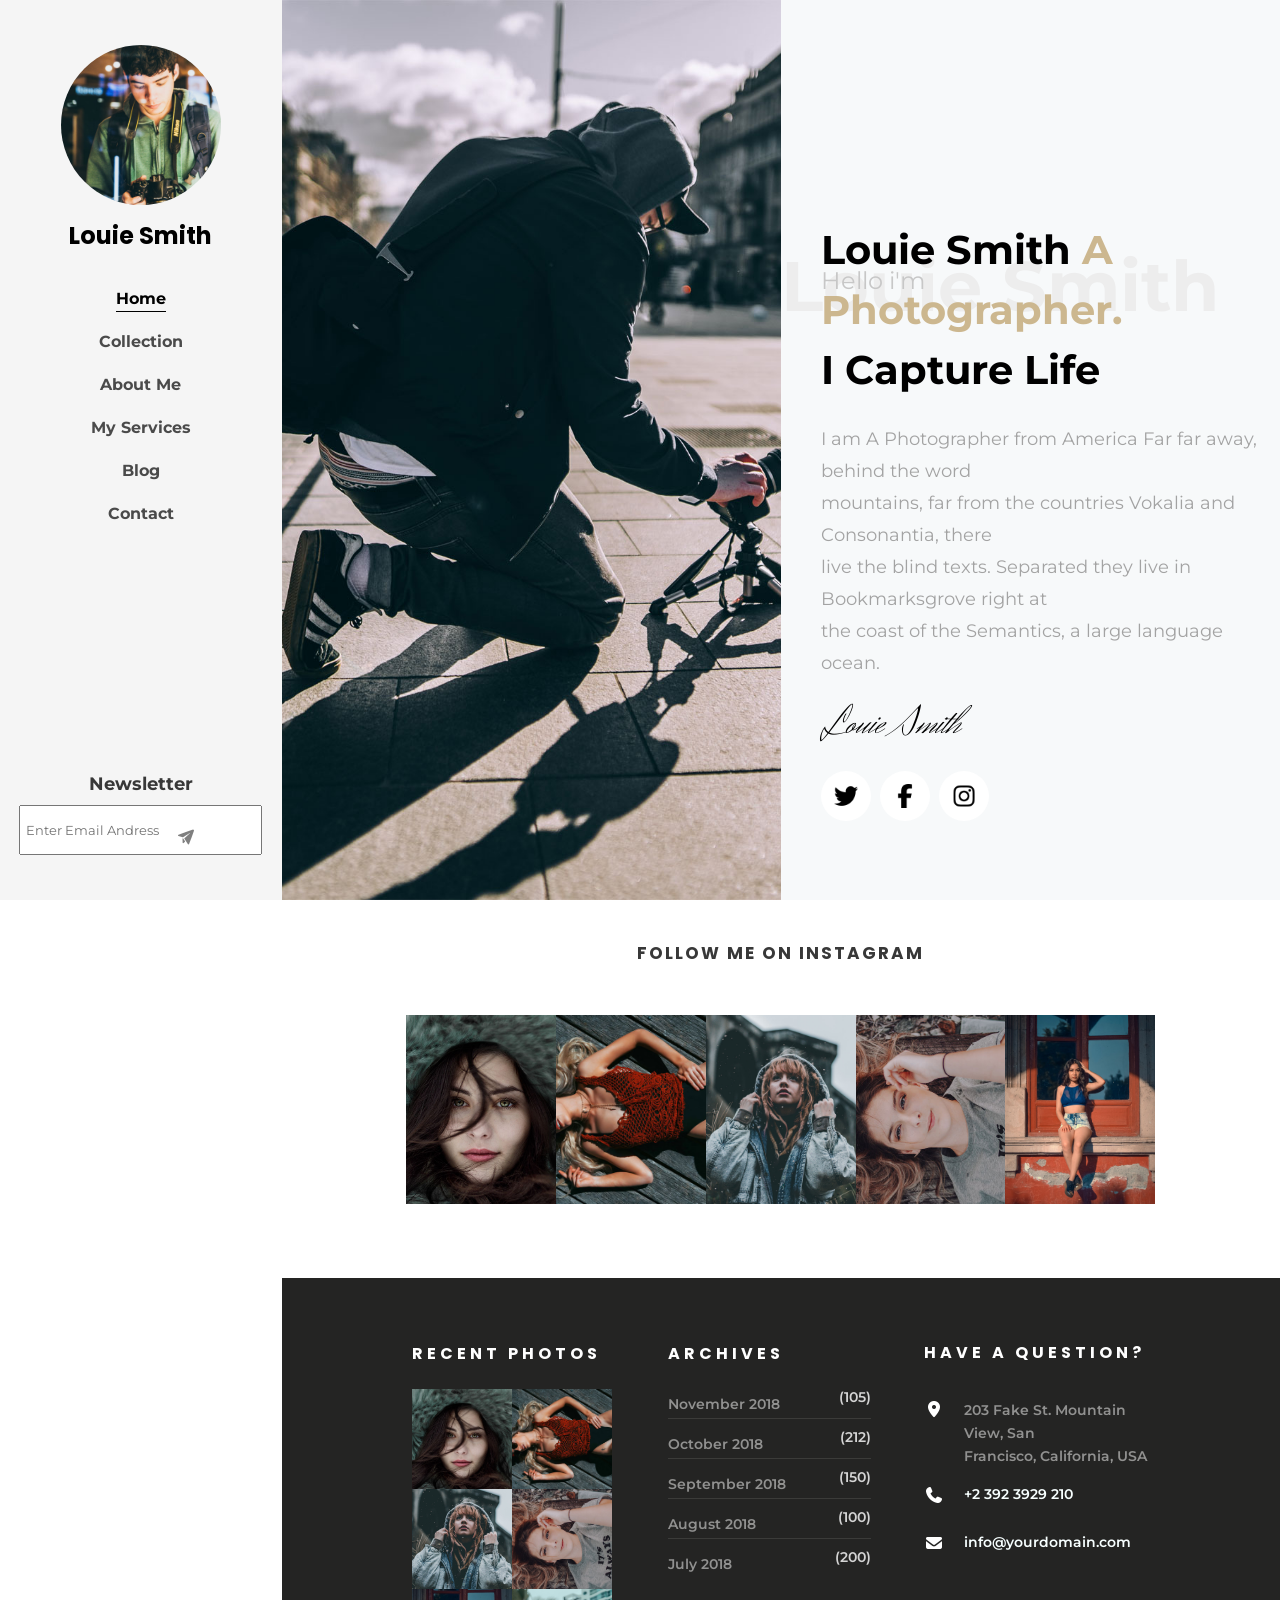
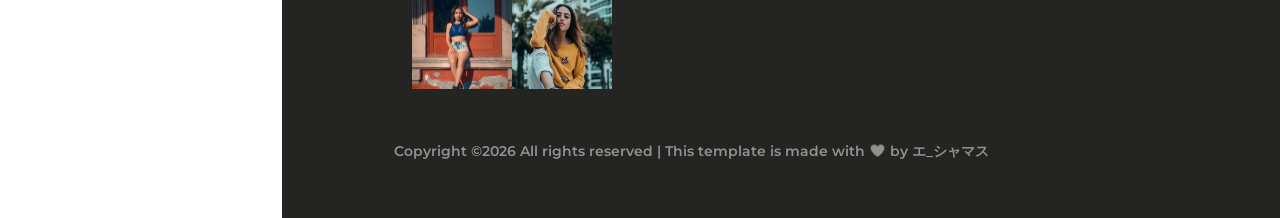
<file: index.html>
<!DOCTYPE html>
<html lang="en">
<head>
    <meta charset="UTF-8">
    <meta name="viewport" content="width=device-width, initial-scale=1.0">
    <title>Louis Smith</title>
    <link rel="stylesheet" href="style.css">
    <link rel="stylesheet" href="Global.css">
    <!--Fontes-->
    <link rel="preconnect" href="https://fonts.googleapis.com">
<link rel="preconnect" href="https://fonts.gstatic.com" crossorigin>
<link href="https://fonts.googleapis.com/css2?family=Montserrat:ital,wght@0,100..900;1,100..900&display=swap" rel="stylesheet">
<link rel="preconnect" href="https://fonts.googleapis.com">
<link rel="preconnect" href="https://fonts.gstatic.com" crossorigin>
<link href="https://fonts.googleapis.com/css2?family=Montserrat:ital,wght@0,100..900;1,100..900&family=Poppins:ital,wght@0,100;0,200;0,300;0,400;0,500;0,600;0,700;0,800;0,900;1,100;1,200;1,300;1,400;1,500;1,600;1,700;1,800;1,900&display=swap" rel="stylesheet">
<link rel="preconnect" href="https://fonts.googleapis.com">
<link rel="preconnect" href="https://fonts.gstatic.com" crossorigin>
<link href="https://fonts.googleapis.com/css2?family=Herr+Von+Muellerhoff&family=Montserrat:ital,wght@0,100..900;1,100..900&family=Poppins:ital,wght@0,100;0,200;0,300;0,400;0,500;0,600;0,700;0,800;0,900;1,100;1,200;1,300;1,400;1,500;1,600;1,700;1,800;1,900&display=swap" rel="stylesheet">

<!--font-family: "Herr Von Muellerhoff", cursive;-->
<!--font-family: "Montserrat", sans-serif;-->
<!--font-family: 'Poppins', sans-serif;-->

</head>
<body>
    <header>

        <div>

        <div class="Louis">
        <img src="Imagens/author.jpg" alt="">
        </div>

        <div class="Nome">
        <a href="">Louie Smith</a>
        </div>

        <ul class="nav-bar">
            <li><a href="index.html" id="Home">Home</a>
                <a href="Collections.html" class="outros">Collection</a>
                <a href="About-Me.html" class="outros">About Me</a>
                <a href="My-Services.html" class="outros">My Services</a>
                <a href="Blog.html" class="outros">Blog</a>
                <a href="Contact.html" class="outros">Contact</a>
            </li>
        </ul>

        </div>

        <div class="nav-bar-end">
            <h1>Newsletter</h1>
            <form action="">
                <input type="text" placeholder="Enter Email Andress">
                <span class="papel"></span>
            </form>
        </div>
    </header>

    <main>

        <section class="part1">

    
        <img class="Louis2" src="Imagens/author-2.jpg" alt="">

        <div class="Sobre">
            <h1>Louie Smith</h1>
            <p id="Hello"> Hello i'm</p>

            <div class="desc">
                <h1>Louie Smith <span>A Photographer. </span><br>I Capture Life</h1>
                <p>I am A Photographer from America Far far away, behind the word <br> mountains, far from the countries Vokalia and Consonantia, there <br> live the blind texts. Separated they live in Bookmarksgrove right at <br> the coast of the Semantics, a large language ocean.</p>
                <p id="Nome2">Louie Smith</p>
                <div class="social1">
                <a href="" class="social"><span> <img src="Imagens/twitter-brands-solid.png" alt=""></span></a>
                <a href="" class="social"><span> <img src="Imagens/facebook-f-brands-solid.png" alt=""></span></a>
                <a href="" class="social"><span> <img src="Imagens/instagram-brands-solid.png" alt=""></span></a>
                </div>
            </div>
        </div>
        </section>

        <section class="part2">

        <h1>FOLLOW ME ON INSTAGRAM</h1>

        <div class="instagram-fotos">
            
        <div class="imagem1"></div>
        <div class="imagem2"></div>
        <div class="imagem3"></div>
        <div class="imagem4"></div>
        <div class="imagem5"></div>

        </div>

    </section>

    <footer>

        <div class="rodapé">

            <div class="coisas-footer">
            <h1>RECENT PHOTOS</h1>

            <div class="imagens-footer">
            <a href="" class="footer-img" id="img1"></a>
            <a href="" class="footer-img" id="img2"></a>
            <a href="" class="footer-img" id="img3"></a>
            <a href="" class="footer-img" id="img4"></a>
            <a href="" class="footer-img" id="img5"></a>
            <a href="" class="footer-img" id="img6"></a>
            </div>
            
            </div>

            <div class="coisas-footer">
            <h1>ARCHIVES</h1>

            <ul class="datas">
                <li class="datas-after"><a href="">November 2018  <span>(105)</span> </a></li>
                <li class="datas-after"><a href="">October 2018  <span>(212)</span> </a></li>
                <li class="datas-after"><a href="">September 2018  <span>(150)</span> </a></li>
                <li class="datas-after"><a href="">August 2018  <span>(100)</span> </a></li>
                <li><a href="">July 2018  <span>(200)</span> </a></li>
            </ul>

            </div>

            <div class="coisas-footer" id="contatos">

            <h1>HAVE A QUESTION?</h1>

            <div class="imagens-boboca">
            <img src="Imagens/location-dot-solid-branco.png" alt="">
            <p id="endereco"> 203 Fake St. Mountain View, San <br> Francisco, California, USA</p>
            </div>

            <div class="imagens-boboca">
            <img src="Imagens/phone-solid-branco.png" alt="">
            <a href="">+2 392 3929 210</a>
            </div>

            <div class="imagens-boboca">
            <img src="Imagens/envelope-solid-branco.png" alt="">
            <a href="">info@yourdomain.com</a>
            </div>

            </div>

            <div id="colorlib">
                <p>Copyright ©2026 All rights reserved | This template is made with <span><img src="Imagens/heart-solid.png" alt=""></span> by <span><a href="">エ_シャマス</a></span></p>
            </div>

        </div>
    
    </footer>

    </main>

    
</body>
</html>
</file>
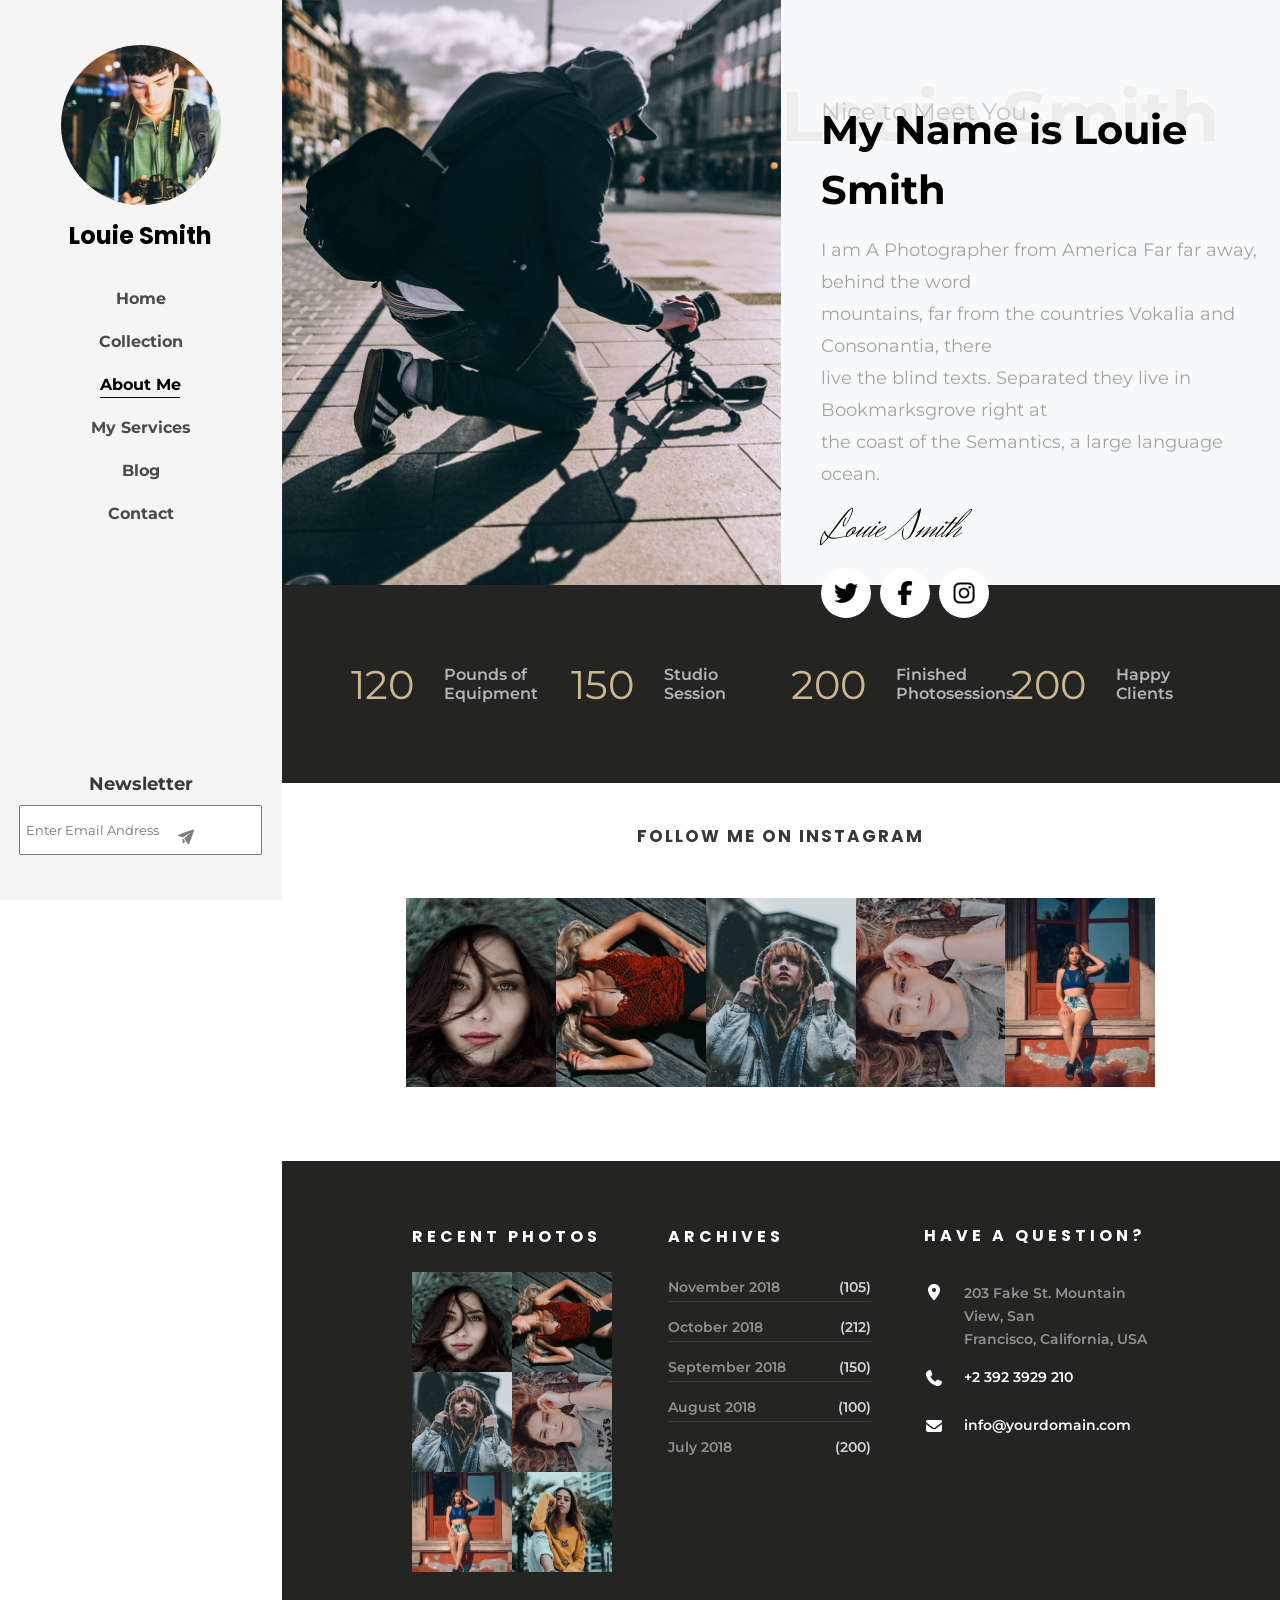
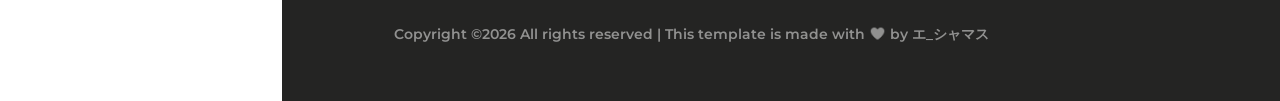
<file: About-Me.html>
<!DOCTYPE html>
<html lang="en">
<head>
    <meta charset="UTF-8">
    <meta name="viewport" content="width=device-width, initial-scale=1.0">
    <title>Document</title>
    <link rel="stylesheet" href="Global.css">
    <link rel="stylesheet" href="About Me.css">
        <!--Fontes-->
    <link rel="preconnect" href="https://fonts.googleapis.com">
<link rel="preconnect" href="https://fonts.gstatic.com" crossorigin>
<link href="https://fonts.googleapis.com/css2?family=Montserrat:ital,wght@0,100..900;1,100..900&display=swap" rel="stylesheet">
<link rel="preconnect" href="https://fonts.googleapis.com">
<link rel="preconnect" href="https://fonts.gstatic.com" crossorigin>
<link href="https://fonts.googleapis.com/css2?family=Montserrat:ital,wght@0,100..900;1,100..900&family=Poppins:ital,wght@0,100;0,200;0,300;0,400;0,500;0,600;0,700;0,800;0,900;1,100;1,200;1,300;1,400;1,500;1,600;1,700;1,800;1,900&display=swap" rel="stylesheet">
<link rel="preconnect" href="https://fonts.googleapis.com">
<link rel="preconnect" href="https://fonts.gstatic.com" crossorigin>
<link href="https://fonts.googleapis.com/css2?family=Herr+Von+Muellerhoff&family=Montserrat:ital,wght@0,100..900;1,100..900&family=Poppins:ital,wght@0,100;0,200;0,300;0,400;0,500;0,600;0,700;0,800;0,900;1,100;1,200;1,300;1,400;1,500;1,600;1,700;1,800;1,900&display=swap" rel="stylesheet">

<!--font-family: "Herr Von Muellerhoff", cursive;-->
<!--font-family: "Montserrat", sans-serif;-->
<!--font-family: 'Poppins', sans-serif;-->

</head>

<header>

        <div>

        <div class="Louis">
        <img src="Imagens/author.jpg" alt="">
        </div>

        <div class="Nome">
        <a href="">Louie Smith</a>
        </div>

        <ul class="nav-bar">
            <li><a href="index.html" class="outros">Home</a>
                <a href="Collections.html"class="outros">Collection</a>
                <a href="About-Me.html" id="About-Me">About Me</a>
                <a href="My-Services.html"class="outros">My Services</a>
                <a href="Blog.html"class="outros">Blog</a>
                <a href="Contact.html"class="outros">Contact</a>
            </li>
        </ul>

        </div>

        <div class="nav-bar-end">
            <h1>Newsletter</h1>
            <form action="">
                <input type="text" placeholder="Enter Email Andress">
                <span class="papel"></span>
            </form>
        </div>
    </header>

    <main>

        <section class="part1">

    
        <img class="Louis2" src="Imagens/author-2.jpg" alt="">

        <div class="Sobre">
            <h1>Louie Smith</h1>
            <p> Nice to Meet You</p>

            <div class="desc">
                <h1>My Name is Louie Smith</h1>
                <p>I am A Photographer from America Far far away, behind the word <br> mountains, far from the countries Vokalia and Consonantia, there <br> live the blind texts. Separated they live in Bookmarksgrove right at <br> the coast of the Semantics, a large language ocean.</p>
                <p id="Nome2">Louie Smith</p>
                <div class="social1">
                <a href="" class="social"><span> <img src="Imagens/twitter-brands-solid.png" alt=""></span></a>
                <a href="" class="social"><span> <img src="Imagens/facebook-f-brands-solid.png" alt=""></span></a>
                <a href="" class="social"><span> <img src="Imagens/instagram-brands-solid.png" alt=""></span></a>
                </div>
            </div>
        </div>
        </section>

        <section class="preto">
            <div>
            <span>120</span>
            <p>Pounds of Equipment</p>
            </div>

            <div>
            <span>150</span>
            <p>Studio Session</p>
            </div>

            <div>
            <span>200</span>
            <p>Finished Photosessions</p>
            </div>

            <div>
            <span>200</span>
            <p>Happy Clients</p>
            </div>

        </section>

        <section class="part2">

        <h1>FOLLOW ME ON INSTAGRAM</h1>

        <div class="instagram-fotos">
            
        <div class="imagem1"></div>
        <div class="imagem2"></div>
        <div class="imagem3"></div>
        <div class="imagem4"></div>
        <div class="imagem5"></div>

        </div>

    </section>

    <footer>

        <div class="rodapé">

            <div class="coisas-footer">
            <h1>RECENT PHOTOS</h1>

            <div class="imagens-footer">
            <a href="" class="footer-img" id="img1"></a>
            <a href="" class="footer-img" id="img2"></a>
            <a href="" class="footer-img" id="img3"></a>
            <a href="" class="footer-img" id="img4"></a>
            <a href="" class="footer-img" id="img5"></a>
            <a href="" class="footer-img" id="img6"></a>
            </div>
            
            </div>

            <div class="coisas-footer">
            <h1>ARCHIVES</h1>

            <ul class="datas">
                <li class="datas-after"><a href="">November 2018  <span>(105)</span> </a></li>
                <li class="datas-after"><a href="">October 2018  <span>(212)</span> </a></li>
                <li class="datas-after"><a href="">September 2018  <span>(150)</span> </a></li>
                <li class="datas-after"><a href="">August 2018  <span>(100)</span> </a></li>
                <li><a href="">July 2018  <span>(200)</span> </a></li>
            </ul>

            </div>

            <div class="coisas-footer" id="contatos">

            <h1>HAVE A QUESTION?</h1>

            <div class="imagens-boboca">
            <img src="Imagens/location-dot-solid-branco.png" alt="">
            <p id="endereco"> 203 Fake St. Mountain View, San <br> Francisco, California, USA</p>
            </div>

            <div class="imagens-boboca">
            <img src="Imagens/phone-solid-branco.png" alt="">
            <a href="">+2 392 3929 210</a>
            </div>

            <div class="imagens-boboca">
            <img src="Imagens/envelope-solid-branco.png" alt="">
            <a href="">info@yourdomain.com</a>
            </div>

            </div>

            <div id="colorlib">
                <p>Copyright ©2026 All rights reserved | This template is made with <span><img src="Imagens/heart-solid.png" alt=""></span> by <span><a href="">エ_シャマス</a></span></p>
            </div>

        </div>
    
    </footer>

    </main>

    
<body>
    
</body>
</html>
</file>
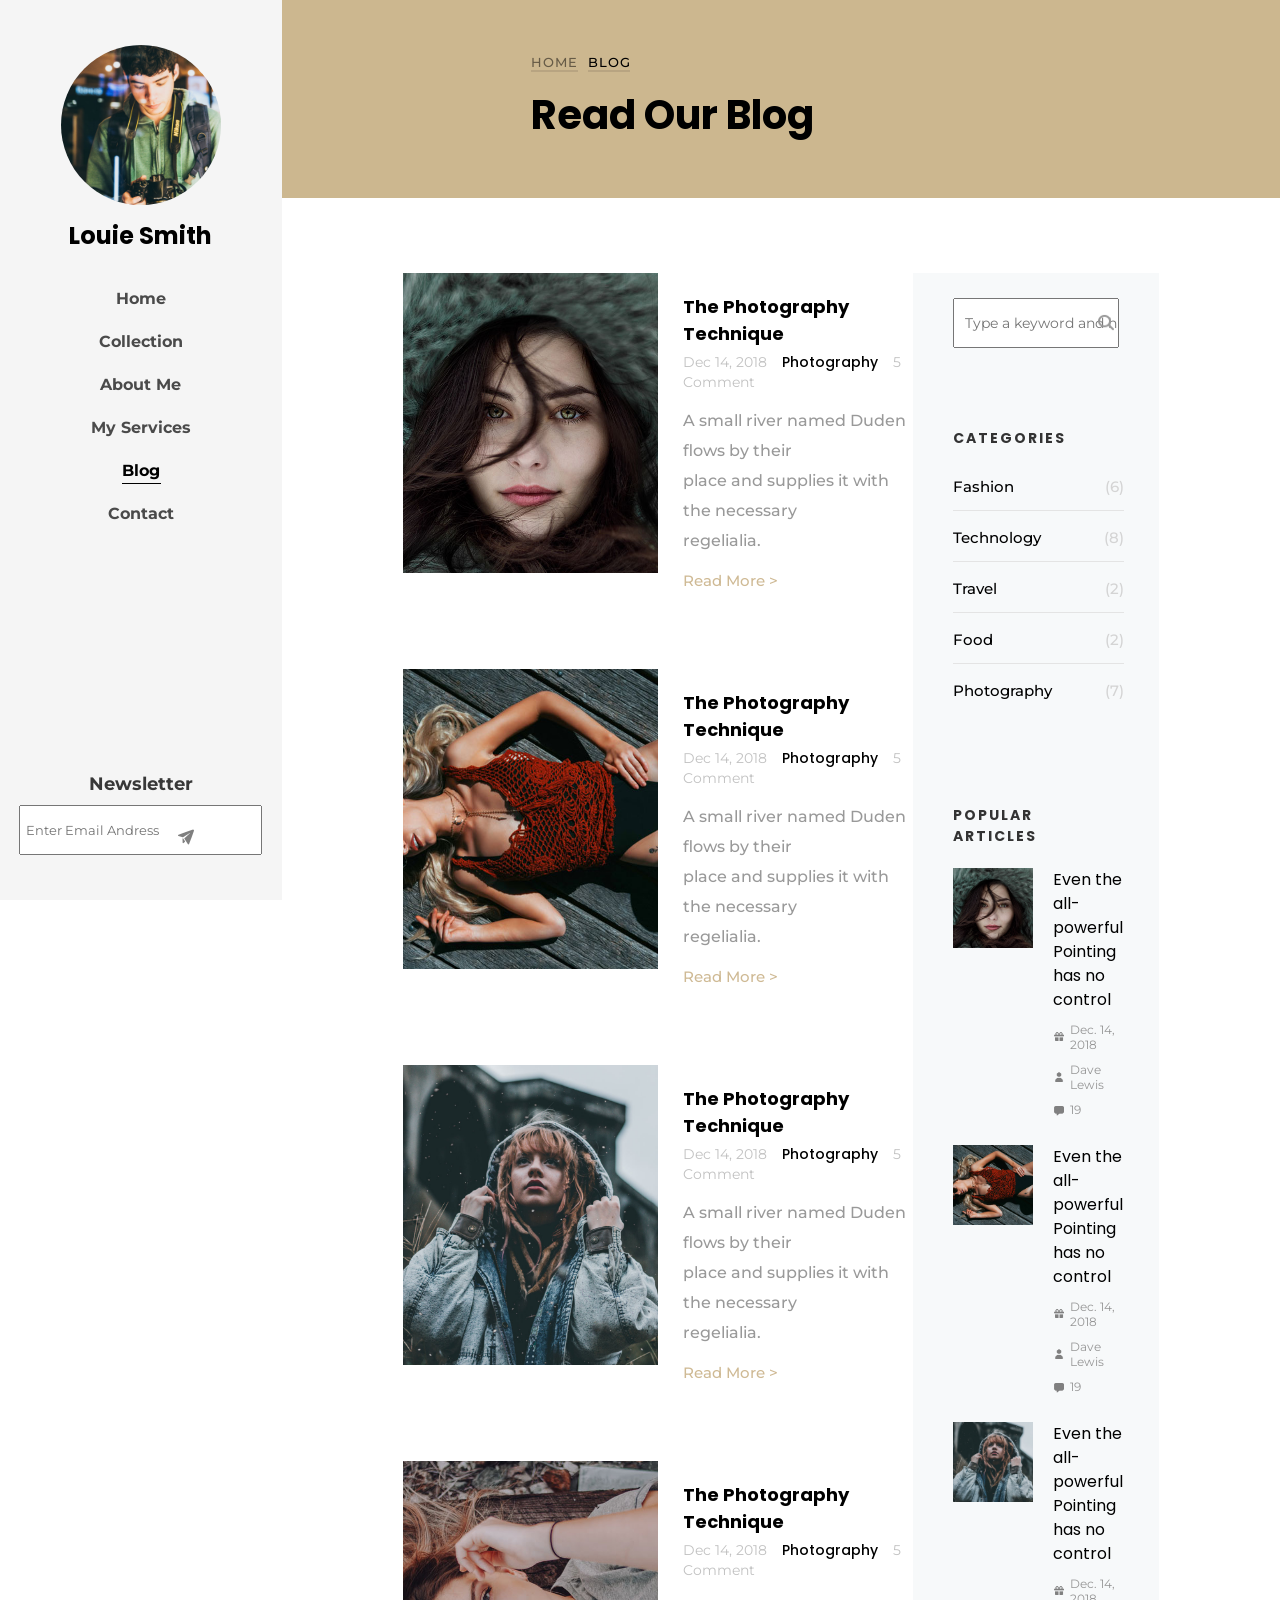
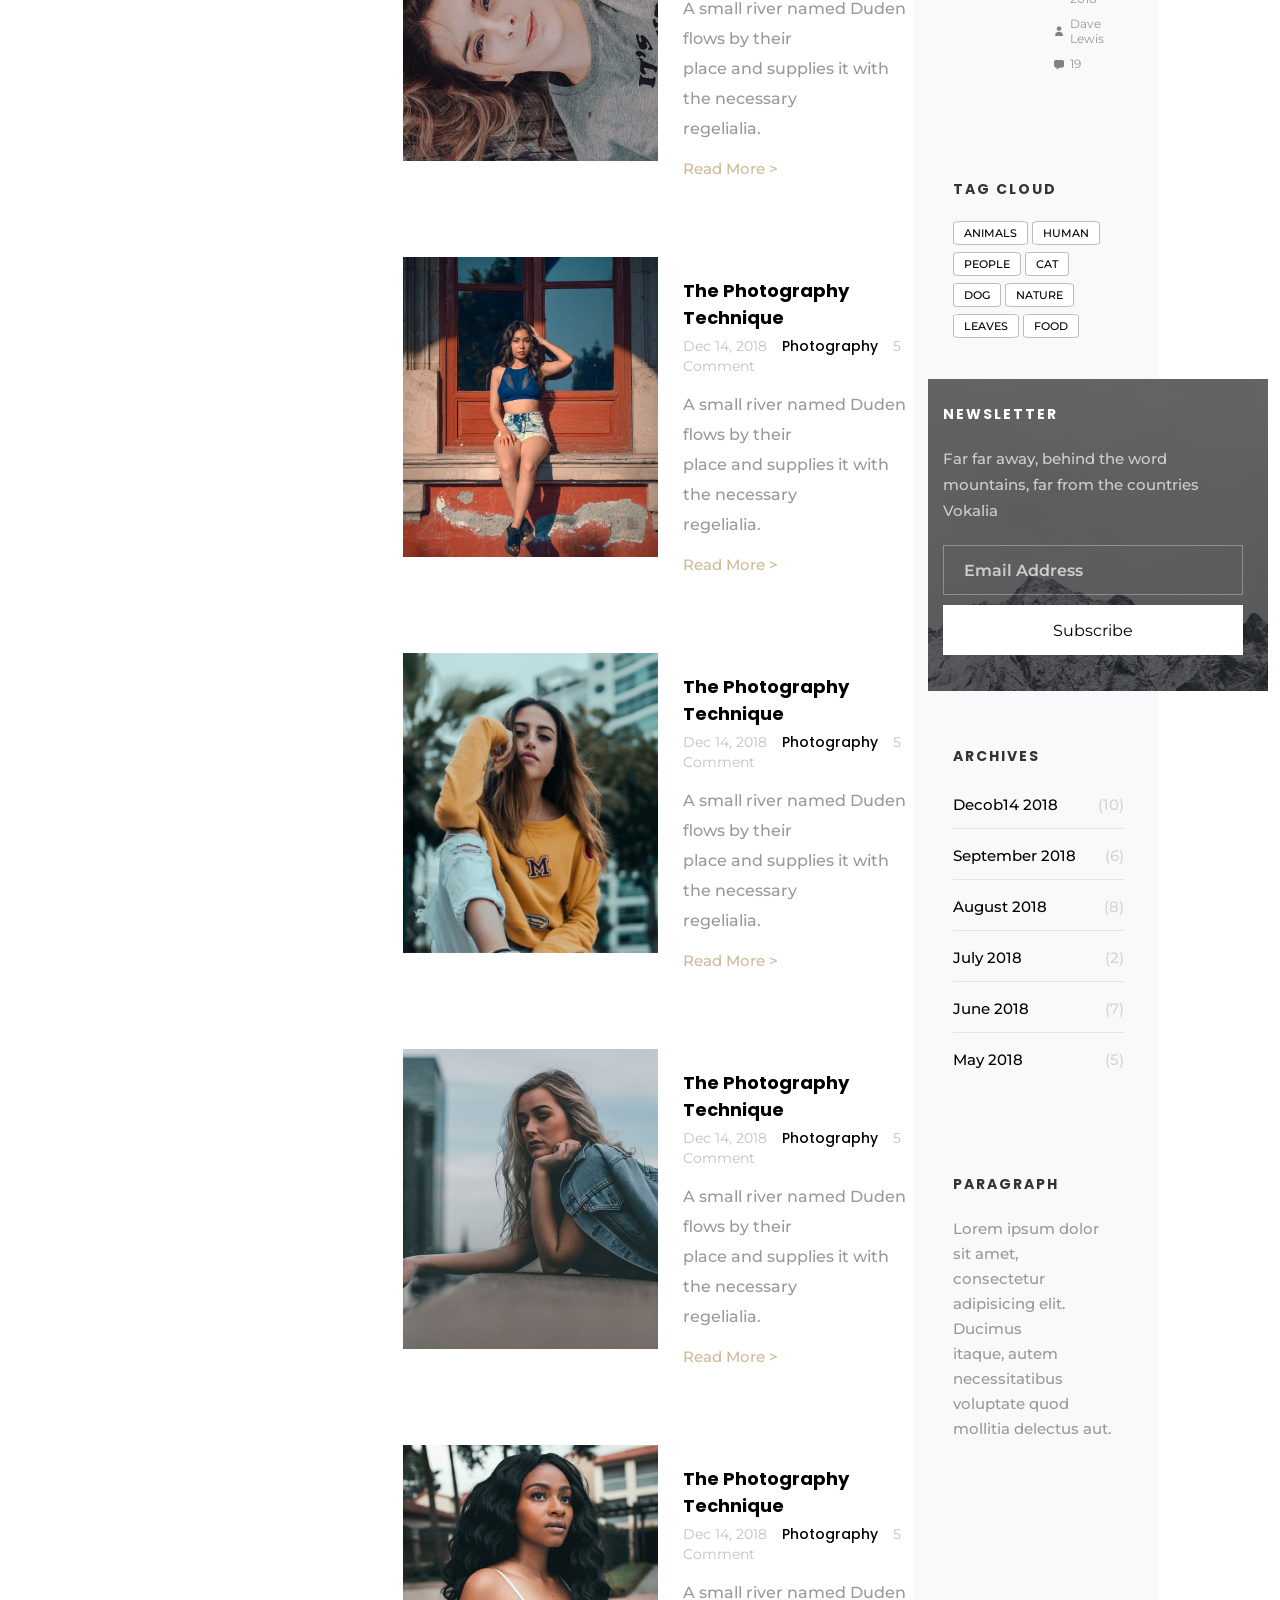
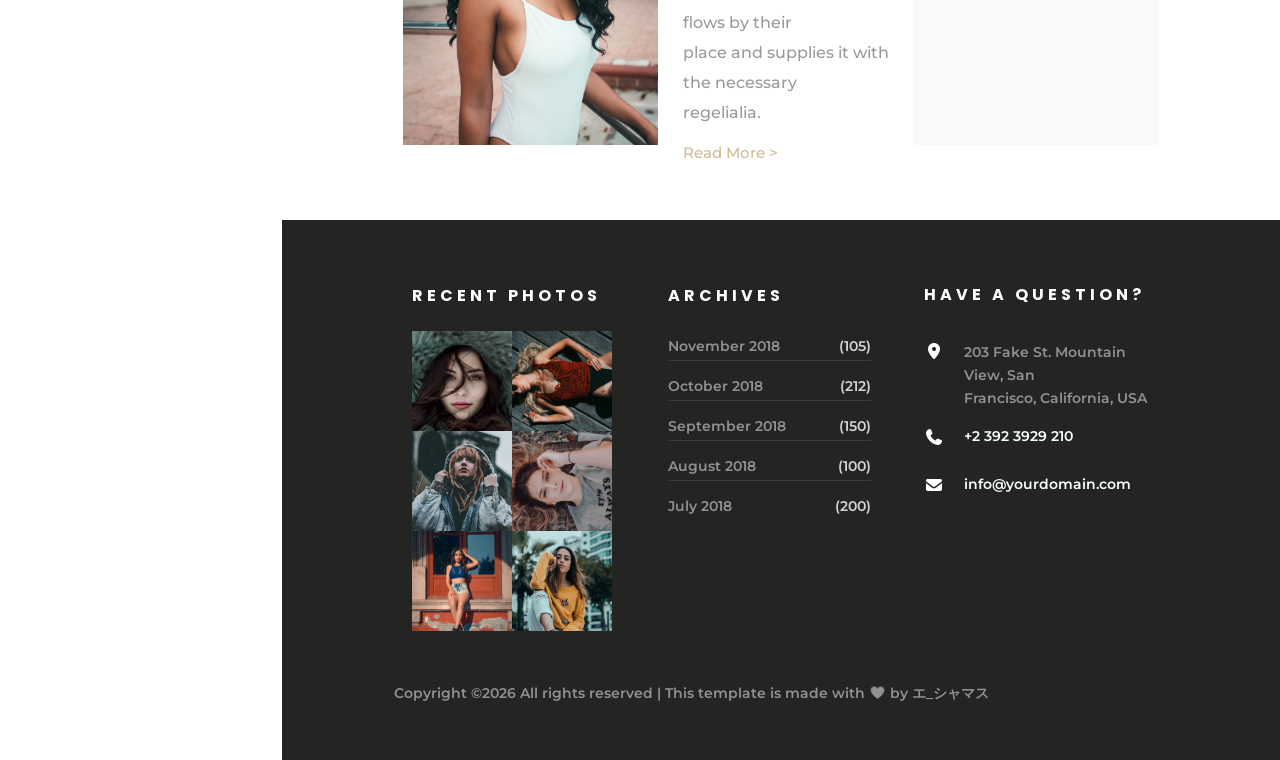
<file: Blog.html>
<!DOCTYPE html>
<html lang="en">

<head>
    <meta charset="UTF-8">
    <meta name="viewport" content="width=device-width, initial-scale=1.0">
    <title>Document</title>
    <link rel="stylesheet" href="Global.css">
    <link rel="stylesheet" href="Blog.css">
    <!--Fontes-->
    <link rel="preconnect" href="https://fonts.googleapis.com">
    <link rel="preconnect" href="https://fonts.gstatic.com" crossorigin>
    <link href="https://fonts.googleapis.com/css2?family=Montserrat:ital,wght@0,100..900;1,100..900&display=swap"
        rel="stylesheet">
    <link rel="preconnect" href="https://fonts.googleapis.com">
    <link rel="preconnect" href="https://fonts.gstatic.com" crossorigin>
    <link
        href="https://fonts.googleapis.com/css2?family=Montserrat:ital,wght@0,100..900;1,100..900&family=Poppins:ital,wght@0,100;0,200;0,300;0,400;0,500;0,600;0,700;0,800;0,900;1,100;1,200;1,300;1,400;1,500;1,600;1,700;1,800;1,900&display=swap"
        rel="stylesheet">
    <link rel="preconnect" href="https://fonts.googleapis.com">
    <link rel="preconnect" href="https://fonts.gstatic.com" crossorigin>
    <link
        href="https://fonts.googleapis.com/css2?family=Herr+Von+Muellerhoff&family=Montserrat:ital,wght@0,100..900;1,100..900&family=Poppins:ital,wght@0,100;0,200;0,300;0,400;0,500;0,600;0,700;0,800;0,900;1,100;1,200;1,300;1,400;1,500;1,600;1,700;1,800;1,900&display=swap"
        rel="stylesheet">

    <!--font-family: "Herr Von Muellerhoff", cursive;-->
    <!--font-family: "Montserrat", sans-serif;-->
    <!--font-family: 'Poppins', sans-serif;-->

</head>

<header>

    <div>

        <div class="Louis">
            <img src="Imagens/author.jpg" alt="">
        </div>

        <div class="Nome">
            <a href="">Louie Smith</a>
        </div>

        <ul class="nav-bar">
            <li><a href="index.html" class="outros">Home</a>
                <a href="Collections.html" class="outros">Collection</a>
                <a href="About-Me.html" class="outros">About Me</a>
                <a href="My-Services.html" class="outros">My Services</a>
                <a href="Blog.html" id="Blog">Blog</a>
                <a href="Contact.html" class="outros">Contact</a>
            </li>
        </ul>

    </div>

    <div class="nav-bar-end">
        <h1>Newsletter</h1>
        <form action="">
            <input type="text" placeholder="Enter Email Andress">
            <span class="papel"></span>
        </form>
    </div>
</header>

<main>

    <section id="dourado">

        <div>
            <a href="index.html">HOME</a>
            <p>BLOG</p>
        </div>

        <h1>Read Our Blog</h1>
    </section>

    <section id="Quase-tudo">

        <section id="Acaba-pfvr">

            <div class="Ai-dento2">
                <div class="Control-C" id="imagem1"></div>
                <div class="Control-V">
                    <a href="">The Photography Technique</a>
                    <p>Dec 14, 2018<span><a href="" id="Patrick-burro">Photography</a></span>5 Comment</p>
                    <p>A small river named Duden flows by their <br> place and supplies it with the necessary <br> regelialia.</p>
                    <a href="">Read More ></a>
                </div>
            </div>
            <div class="Ai-dento2">
                <div class="Control-C" id="imagem2"></div>
                <div class="Control-V">
                    <a href="">The Photography Technique</a>
                    <p>Dec 14, 2018<span><a href="" id="Patrick-burro">Photography</a></span>5 Comment</p>
                    <p>A small river named Duden flows by their <br> place and supplies it with the necessary <br> regelialia.</p>
                    <a href="">Read More ></a>
                </div>
            </div>
            <div class="Ai-dento2">
                <div class="Control-C" id="imagem3"></div>
                <div class="Control-V">
                    <a href="">The Photography Technique</a>
                    <p>Dec 14, 2018<span><a href="" id="Patrick-burro">Photography</a></span>5 Comment</p>
                    <p>A small river named Duden flows by their <br> place and supplies it with the necessary <br> regelialia.</p>
                    <a href="">Read More ></a>
                </div>
            </div>
            <div class="Ai-dento2">
                <div class="Control-C" id="imagem4"></div>
                <div class="Control-V">
                    <a href="">The Photography Technique</a>
                    <p>Dec 14, 2018<span><a href="" id="Patrick-burro">Photography</a></span>5 Comment</p>
                    <p>A small river named Duden flows by their <br> place and supplies it with the necessary <br> regelialia.</p>
                    <a href="">Read More ></a>
                </div>
            </div>
            <div class="Ai-dento2">
                <div class="Control-C" id="imagem5"></div>
                <div class="Control-V">
                    <a href="">The Photography Technique</a>
                    <p>Dec 14, 2018<span><a href="" id="Patrick-burro">Photography</a></span>5 Comment</p>
                    <p>A small river named Duden flows by their <br> place and supplies it with the necessary <br> regelialia.</p>
                    <a href="">Read More ></a>
                </div>
            </div>
            <div class="Ai-dento2">
                <div class="Control-C" id="imagem6"></div>
                <div class="Control-V">
                    <a href="">The Photography Technique</a>
                    <p>Dec 14, 2018<span><a href="" id="Patrick-burro">Photography</a></span>5 Comment</p>
                    <p>A small river named Duden flows by their <br> place and supplies it with the necessary <br> regelialia.</p>
                    <a href="">Read More ></a>
                </div>
            </div>
            <div class="Ai-dento2">
                <div class="Control-C" id="imagem7"></div>
                <div class="Control-V">
                    <a href="">The Photography Technique</a>
                    <p>Dec 14, 2018<span><a href="" id="Patrick-burro">Photography</a></span>5 Comment</p>
                    <p>A small river named Duden flows by their <br> place and supplies it with the necessary <br> regelialia.</p>
                    <a href="">Read More ></a>
                </div>
            </div>
            <div class="Ai-dento2">
                <div class="Control-C" id="imagem8"></div>
                <div class="Control-V">
                    <a href="">The Photography Technique</a>
                    <p>Dec 14, 2018<span><a href="" id="Patrick-burro">Photography</a></span>5 Comment</p>
                    <p>A small river named Duden flows by their <br> place and supplies it with the necessary <br> regelialia.</p>
                    <a href="">Read More ></a>
                </div>
            </div>

        </section>

        <section id="Acaba-pfvr-part2">

            <div class="Formulario-burro">
            <form action="">
                <input type="text" placeholder="Type a keyword and hit enter">
                <img src="Imagens/magnifying-glass-solid.png" alt="">
            </form>
            </div>

            <div class="Formulario-burro" id="Todos-esses">
                <p class="pês">CATEGORIES</p>
                <ul>
                    <li><a href="">Fashion<span>(6)</span> </a></li>
                    <li><a href="">Technology<span>(8)</span> </a></li>
                    <li><a href="">Travel<span>(2)</span> </a></li>
                    <li><a href="">Food<span>(2)</span> </a></li>
                    <li><a href="">Photography<span>(7)</span> </a></li>
                </ul>
            </div>

            <div class="Formulario-burro" id="Particulas">
                <p class="pês">POPULAR ARTICLES</p>

                <div class="Tudo-junto">

                    <div class="imagem-artigo" id="Me-ajuda1"></div>

                    <div class="conteudo-artigo">

                        <a href="" class="titulo-artigo">
                            Even the all-powerful <br>
                            Pointing has no control
                        </a>

                        <div class="infos-artigo">
                            <a href="">
                                <span>
                                    <img src="Imagens/gift-solid.png" alt="">
                                </span>
                                Dec. 14, 2018
                            </a>
                            <a href="">
                                <span>
                                    <img src="Imagens/user-solid.png" alt="">
                                </span>
                                Dave Lewis
                            </a>
                            <a href="">
                                <span>
                                    <img src="Imagens/message-solid.png" alt="">
                                </span>
                                19
                            </a>
                        </div>

                    </div>

                </div>

                <div class="Tudo-junto">

                    <div class="imagem-artigo" id="Me-ajuda2"></div>

                    <div class="conteudo-artigo">

                        <a href="" class="titulo-artigo">
                            Even the all-powerful <br>
                            Pointing has no control
                        </a>

                        <div class="infos-artigo">
                            <a href="">
                                <span>
                                    <img src="Imagens/gift-solid.png" alt="">
                                </span>
                                Dec. 14, 2018
                            </a>
                            <a href="">
                                <span>
                                    <img src="Imagens/user-solid.png" alt="">
                                </span>
                                Dave Lewis
                            </a>
                            <a href="">
                                <span>
                                    <img src="Imagens/message-solid.png" alt="">
                                </span>
                                19
                            </a>
                        </div>

                    </div>

                </div>

                <div class="Tudo-junto">

                    <div class="imagem-artigo" id="Me-ajuda3"></div>

                    <div class="conteudo-artigo">

                        <a href="" class="titulo-artigo">
                            Even the all-powerful <br>
                            Pointing has no control
                        </a>

                        <div class="infos-artigo">
                            <a href="">
                                <span>
                                    <img src="Imagens/gift-solid.png" alt="">
                                </span>
                                Dec. 14, 2018
                            </a>
                            <a href="">
                                <span>
                                    <img src="Imagens/user-solid.png" alt="">
                                </span>
                                Dave Lewis
                            </a>
                            <a href="">
                                <span>
                                    <img src="Imagens/message-solid.png" alt="">
                                </span>
                                19
                            </a>
                        </div>

                    </div>

                </div>
            </div>

            <div class="Formulario-burro" id="Dogs">
                <p class="pês">TAG CLOUD</p>

                <div id="Os-Seres-Vivos">
                <a href="" class="Seres">
                    <p class="Vivos">ANIMALS</p>
                </a>
                <a href="" class="Seres">
                    <p class="Vivos">HUMAN</p>
                </a>
                <a href="" class="Seres">
                    <p class="Vivos">PEOPLE</p>
                </a>
                <a href="" class="Seres">
                    <p class="Vivos">CAT</p>
                </a>
                <a href="" class="Seres">
                    <p class="Vivos">DOG</p>
                </a>
                <a href="" class="Seres">
                    <p class="Vivos">NATURE</p>
                </a>
                <a href="" class="Seres">
                    <p class="Vivos">LEAVES</p>
                </a>
                <a href="" class="Seres">
                    <p class="Vivos">FOOD</p>
                </a>
                </div>

            </div>

            <div class="Formulario-burro" id="Montanha">

                <p class="pês">NEWSLETTER</p>

                <p>Far far away, behind the word <br> mountains, far from the countries <br> Vokalia</p>

                <form action="">
                    <input type="text" placeholder="Email Address">
                </form>

                <a class="Inscreva-se" href="">Subscribe</a>
            </div>

            <div class="Formulario-burro" id="Todos-esses">
                <p class="pês">ARCHIVES</p>
                <ul>
                    <li><a href="">Decob14 2018<span>(10)</span> </a></li>
                    <li><a href="">September 2018<span>(6)</span> </a></li>
                    <li><a href="">August 2018<span>(8)</span> </a></li>
                    <li><a href="">July 2018<span>(2)</span> </a></li>
                    <li><a href="">June 2018<span>(7)</span> </a></li>
                    <li><a href="">May 2018<span>(5)</span> </a></li>
                </ul>
            </div>

            <div class="Formulario-burro" id="Párágráfô">
                <p class="pês">PARAGRAPH</p>
                <p>Lorem ipsum dolor sit amet,<br>consectetur adipisicing elit. Ducimus<br>itaque, autem necessitatibus voluptate quod mollitia delectus aut.</p>
            </div>
        </section>

    </section>

    <footer>

        <div class="rodapé">

            <div class="coisas-footer">
                <h1>RECENT PHOTOS</h1>

                <div class="imagens-footer">
                    <a href="" class="footer-img" id="img1"></a>
                    <a href="" class="footer-img" id="img2"></a>
                    <a href="" class="footer-img" id="img3"></a>
                    <a href="" class="footer-img" id="img4"></a>
                    <a href="" class="footer-img" id="img5"></a>
                    <a href="" class="footer-img" id="img6"></a>
                </div>

            </div>

            <div class="coisas-footer">
                <h1>ARCHIVES</h1>

                <ul class="datas">
                    <li class="datas-after"><a href="">November 2018 <span>(105)</span> </a></li>
                    <li class="datas-after"><a href="">October 2018 <span>(212)</span> </a></li>
                    <li class="datas-after"><a href="">September 2018 <span>(150)</span> </a></li>
                    <li class="datas-after"><a href="">August 2018 <span>(100)</span> </a></li>
                    <li><a href="">July 2018 <span>(200)</span> </a></li>
                </ul>

            </div>

            <div class="coisas-footer" id="contatos">

                <h1>HAVE A QUESTION?</h1>

                <div class="imagens-boboca">
                    <img src="Imagens/location-dot-solid-branco.png" alt="">
                    <p id="endereco"> 203 Fake St. Mountain View, San <br> Francisco, California, USA</p>
                </div>

                <div class="imagens-boboca">
                    <img src="Imagens/phone-solid-branco.png" alt="">
                    <a href="">+2 392 3929 210</a>
                </div>

                <div class="imagens-boboca">
                    <img src="Imagens/envelope-solid-branco.png" alt="">
                    <a href="">info@yourdomain.com</a>
                </div>

            </div>

            <div id="colorlib">
                <p>Copyright ©2026 All rights reserved | This template is made with <span><img
                            src="Imagens/heart-solid.png" alt=""></span> by <span><a href="">エ_シャマス</a></span></p>
            </div>

        </div>

    </footer>

</main>
</file>
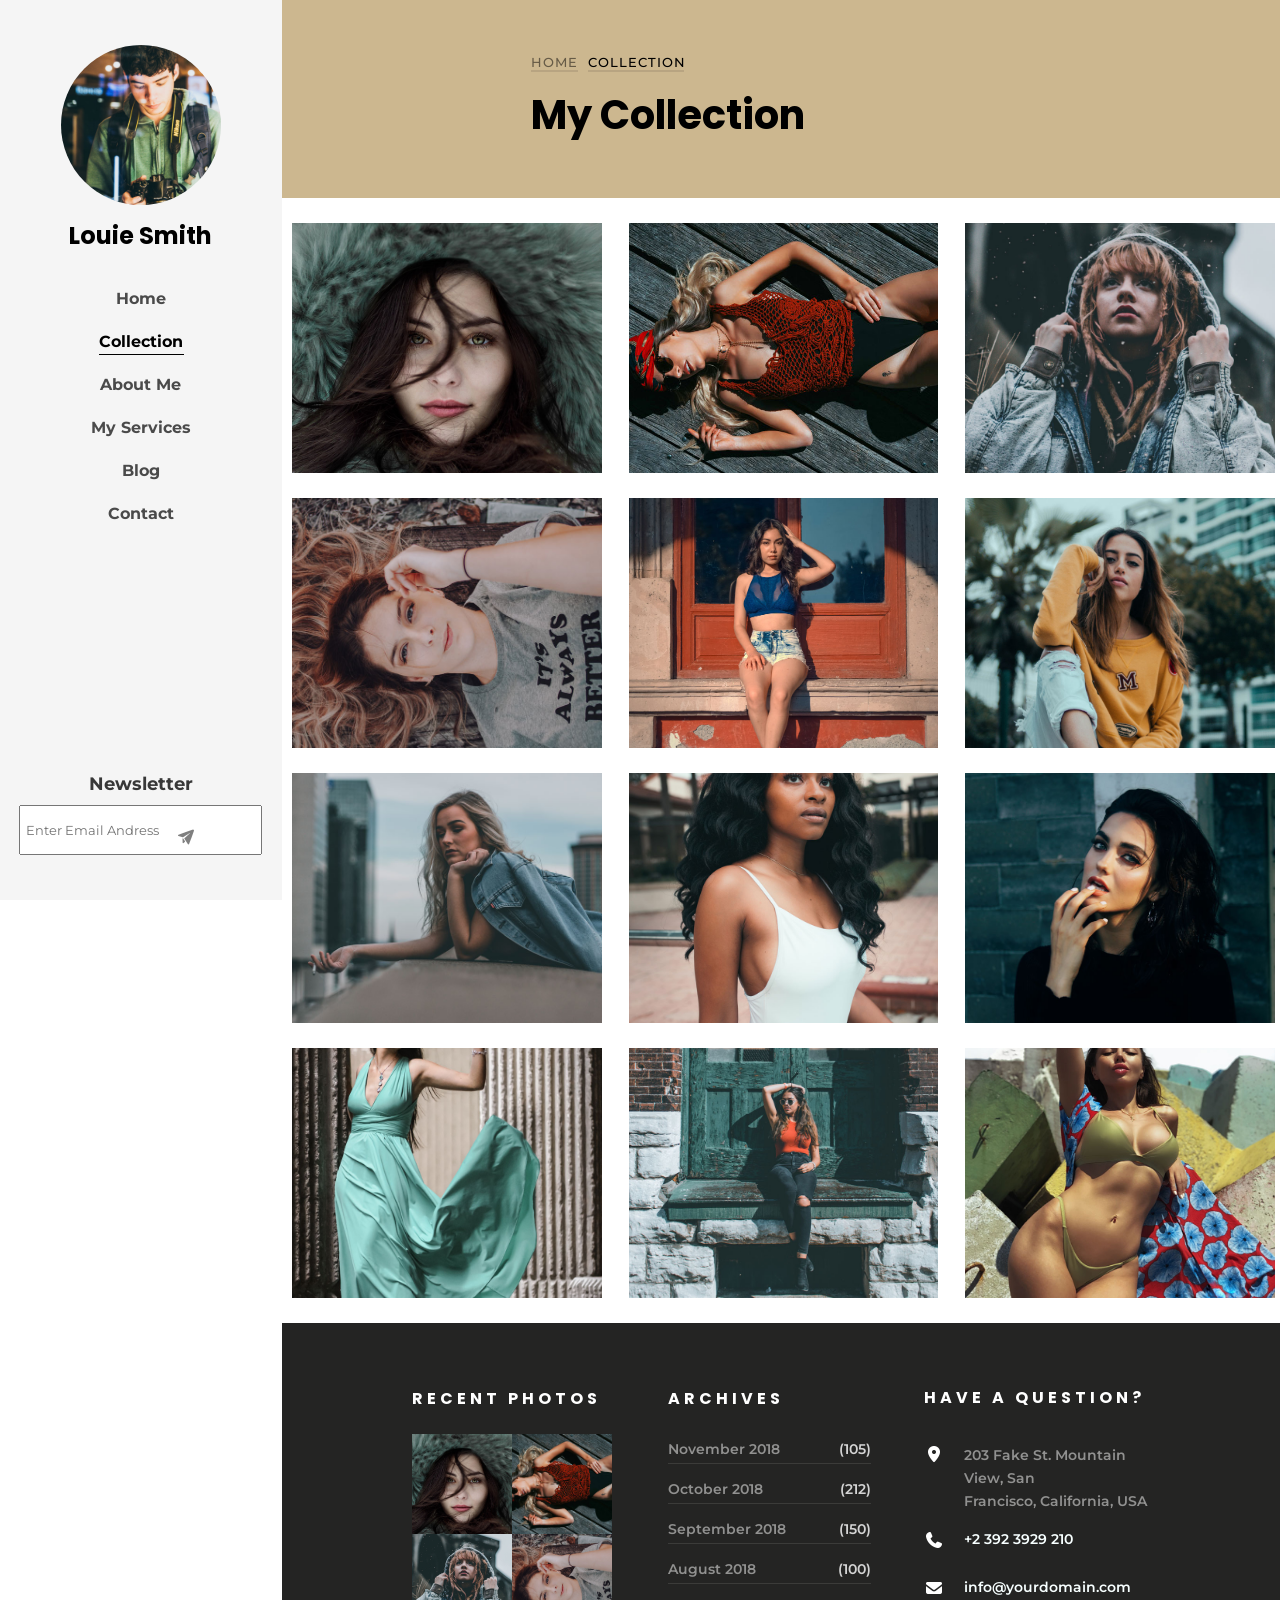
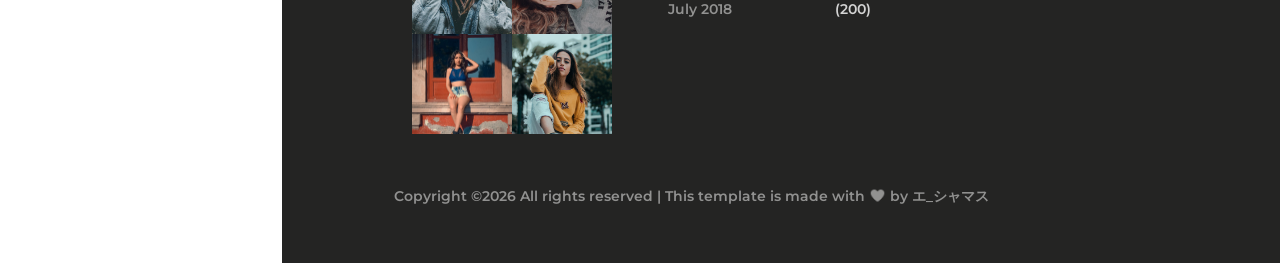
<file: Collections.html>
<!DOCTYPE html>
<html lang="en">
<head>
    <meta charset="UTF-8">
    <meta name="viewport" content="width=device-width, initial-scale=1.0">
    <title>Document</title>
    <link rel="stylesheet" href="Global.css">
    <link rel="stylesheet" href="Collections.css">
        <!--Fontes-->
    <link rel="preconnect" href="https://fonts.googleapis.com">
<link rel="preconnect" href="https://fonts.gstatic.com" crossorigin>
<link href="https://fonts.googleapis.com/css2?family=Montserrat:ital,wght@0,100..900;1,100..900&display=swap" rel="stylesheet">
<link rel="preconnect" href="https://fonts.googleapis.com">
<link rel="preconnect" href="https://fonts.gstatic.com" crossorigin>
<link href="https://fonts.googleapis.com/css2?family=Montserrat:ital,wght@0,100..900;1,100..900&family=Poppins:ital,wght@0,100;0,200;0,300;0,400;0,500;0,600;0,700;0,800;0,900;1,100;1,200;1,300;1,400;1,500;1,600;1,700;1,800;1,900&display=swap" rel="stylesheet">
<link rel="preconnect" href="https://fonts.googleapis.com">
<link rel="preconnect" href="https://fonts.gstatic.com" crossorigin>
<link href="https://fonts.googleapis.com/css2?family=Herr+Von+Muellerhoff&family=Montserrat:ital,wght@0,100..900;1,100..900&family=Poppins:ital,wght@0,100;0,200;0,300;0,400;0,500;0,600;0,700;0,800;0,900;1,100;1,200;1,300;1,400;1,500;1,600;1,700;1,800;1,900&display=swap" rel="stylesheet">

<!--font-family: "Herr Von Muellerhoff", cursive;-->
<!--font-family: "Montserrat", sans-serif;-->
<!--font-family: 'Poppins', sans-serif;-->

</head>

<header>

        <div>

        <div class="Louis">
        <img src="Imagens/author.jpg" alt="">
        </div>

        <div class="Nome">
        <a href="">Louie Smith</a>
        </div>

        <ul class="nav-bar">
            <li><a href="index.html" class="outros">Home</a>
                <a href="Collections.html" id="Collections">Collection</a>
                <a href="About-Me.html" class="outros">About Me</a>
                <a href="My-Services.html" class="outros">My Services</a>
                <a href="Blog.html" class="outros">Blog</a>
                <a href="Contact.html" class="outros">Contact</a>
            </li>
        </ul>

        </div>

        <div class="nav-bar-end">
            <h1>Newsletter</h1>
            <form action="">
                <input type="text" placeholder="Enter Email Andress">
                <span class="papel"></span>
            </form>
        </div>
    </header>

    <main>

        <section id="dourado">

            <div>
            <a href="index.html">HOME</a>
            <p>COLLECTION</p>
            </div>

            <h1>My Collection</h1>
        </section>

        <section class="fotos-ai">
            <div class="imagens-coisadas" id="imagem1">
                <div class="escuro">
                    <h1>Photo 01</h1>
                    <p>MODEL</p>
                </div>
            </div>
            <div class="imagens-coisadas" id="imagem2">
                <div class="escuro">
                    <h1>Photo 02</h1>
                    <p>NATURE</p>
                </div>
            </div>
            <div class="imagens-coisadas" id="imagem3">
                <div class="escuro">
                    <h1>Photo 03</h1>
                    <p>FASHION</p>
                </div>
            </div>
            <div class="imagens-coisadas" id="imagem4">
                <div class="escuro">
                    <h1>Photo 04</h1>
                    <p>TRAVEL</p>
                </div>
            </div>
            <div class="imagens-coisadas" id="imagem5">
                <div class="escuro">
                    <h1>Photo 05</h1>
                    <p>TRAVEL</p>
                </div>
            </div>
            <div class="imagens-coisadas" id="imagem6">
                <div class="escuro">
                    <h1>Photo 06</h1>
                    <p>TRAVEL</p>
                </div>
            </div>
            <div class="imagens-coisadas" id="imagem7">
                <div class="escuro">
                    <h1>Photo 07</h1>
                    <p>FASHION, MODEL</p>
                </div>
            </div>
            <div class="imagens-coisadas" id="imagem8">
                <div class="escuro">
                    <h1>Photo 08</h1>
                    <p>NATURE</p>
                </div>
            </div>
            <div class="imagens-coisadas" id="imagem9">
                <div class="escuro">
                    <h1>Photo 09</h1>
                    <p>TECHNOLOGY</p>
                </div>
            </div>
            <div class="imagens-coisadas" id="imagem10">
                <div class="escuro">
                    <h1>Photo 10</h1>
                    <p>MODEL</p>
                </div>
            </div>
            <div class="imagens-coisadas" id="imagem11">
                <div class="escuro">
                    <h1>Photo 01</h1>
                    <p>FASHION</p>
                </div>
            </div>
            <div class="imagens-coisadas" id="imagem12">
                <div class="escuro">
                    <h1>Photo 01</h1>
                    <p>PHOTOGRAPHY</p>
                </div>
            </div>
        </section>

    <footer>

        <div class="rodapé">

            <div class="coisas-footer">
            <h1>RECENT PHOTOS</h1>

            <div class="imagens-footer">
            <a href="" class="footer-img" id="img1"></a>
            <a href="" class="footer-img" id="img2"></a>
            <a href="" class="footer-img" id="img3"></a>
            <a href="" class="footer-img" id="img4"></a>
            <a href="" class="footer-img" id="img5"></a>
            <a href="" class="footer-img" id="img6"></a>
            </div>
            
            </div>

            <div class="coisas-footer">
            <h1>ARCHIVES</h1>

            <ul class="datas">
                <li class="datas-after"><a href="">November 2018  <span>(105)</span> </a></li>
                <li class="datas-after"><a href="">October 2018  <span>(212)</span> </a></li>
                <li class="datas-after"><a href="">September 2018  <span>(150)</span> </a></li>
                <li class="datas-after"><a href="">August 2018  <span>(100)</span> </a></li>
                <li><a href="">July 2018  <span>(200)</span> </a></li>
            </ul>

            </div>

            <div class="coisas-footer" id="contatos">

            <h1>HAVE A QUESTION?</h1>

            <div class="imagens-boboca">
            <img src="Imagens/location-dot-solid-branco.png" alt="">
            <p id="endereco"> 203 Fake St. Mountain View, San <br> Francisco, California, USA</p>
            </div>

            <div class="imagens-boboca">
            <img src="Imagens/phone-solid-branco.png" alt="">
            <a href="">+2 392 3929 210</a>
            </div>

            <div class="imagens-boboca">
            <img src="Imagens/envelope-solid-branco.png" alt="">
            <a href="">info@yourdomain.com</a>
            </div>

            </div>

            <div id="colorlib">
                <p>Copyright ©2026 All rights reserved | This template is made with <span><img src="Imagens/heart-solid.png" alt=""></span> by <span><a href="">エ_シャマス</a></span></p>
            </div>

        </div>
    
    </footer>

    </main>
</file>
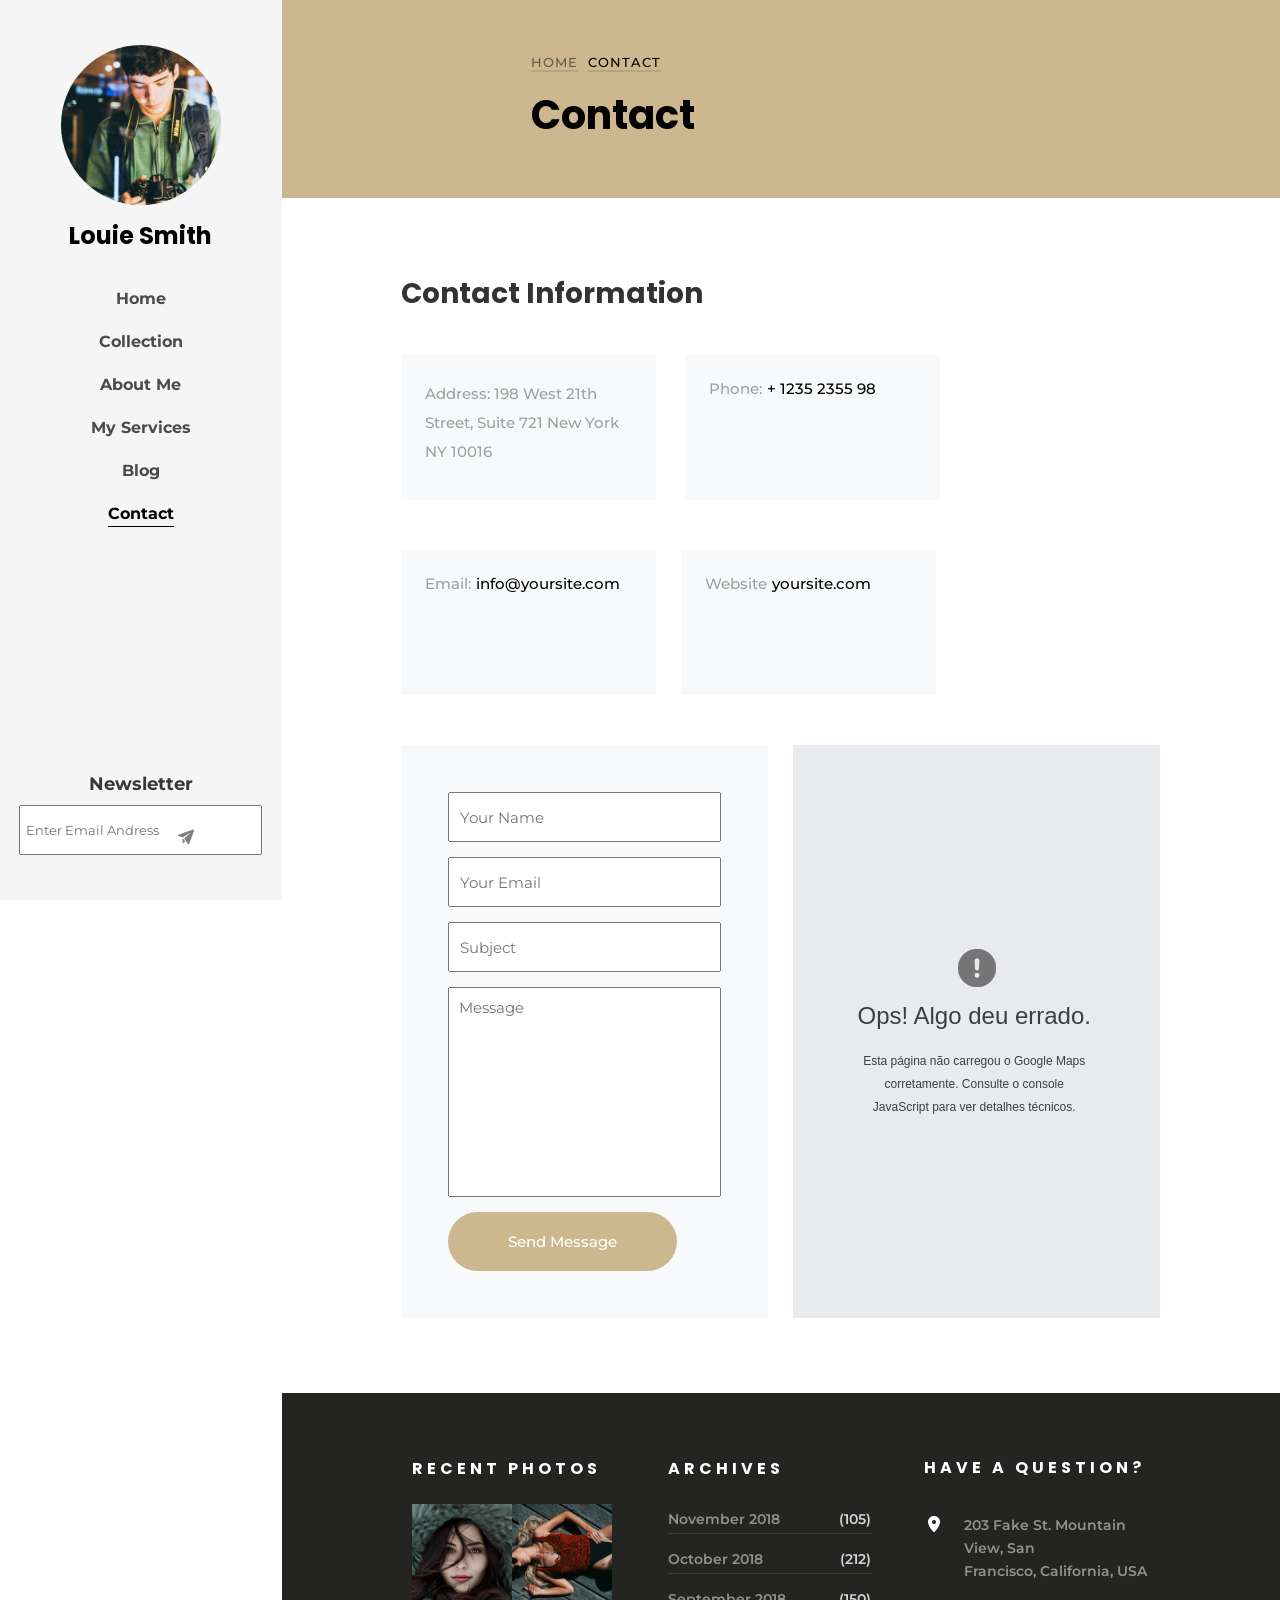
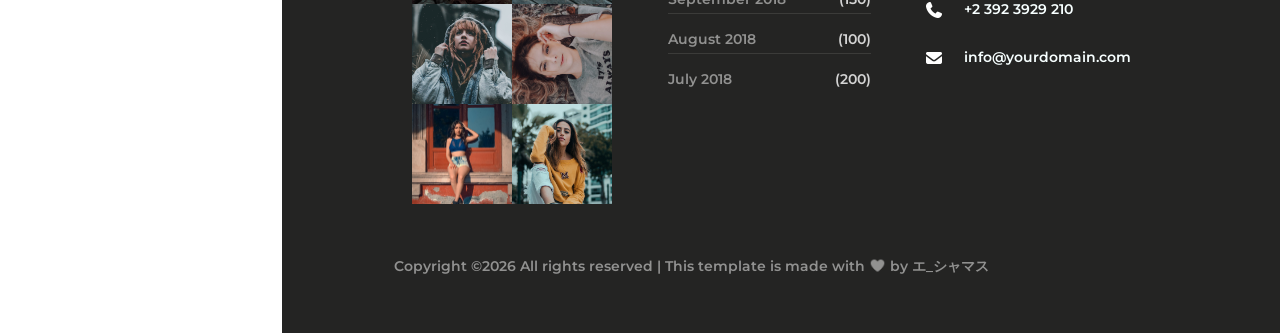
<file: Contact.html>
<!DOCTYPE html>
<html lang="en">
<head>
    <meta charset="UTF-8">
    <meta name="viewport" content="width=device-width, initial-scale=1.0">
    <title>Document</title>
    <link rel="stylesheet" href="Global.css">
    <link rel="stylesheet" href="Contact.css">
        <!--Fontes-->
    <link rel="preconnect" href="https://fonts.googleapis.com">
<link rel="preconnect" href="https://fonts.gstatic.com" crossorigin>
<link href="https://fonts.googleapis.com/css2?family=Montserrat:ital,wght@0,100..900;1,100..900&display=swap" rel="stylesheet">
<link rel="preconnect" href="https://fonts.googleapis.com">
<link rel="preconnect" href="https://fonts.gstatic.com" crossorigin>
<link href="https://fonts.googleapis.com/css2?family=Montserrat:ital,wght@0,100..900;1,100..900&family=Poppins:ital,wght@0,100;0,200;0,300;0,400;0,500;0,600;0,700;0,800;0,900;1,100;1,200;1,300;1,400;1,500;1,600;1,700;1,800;1,900&display=swap" rel="stylesheet">
<link rel="preconnect" href="https://fonts.googleapis.com">
<link rel="preconnect" href="https://fonts.gstatic.com" crossorigin>
<link href="https://fonts.googleapis.com/css2?family=Herr+Von+Muellerhoff&family=Montserrat:ital,wght@0,100..900;1,100..900&family=Poppins:ital,wght@0,100;0,200;0,300;0,400;0,500;0,600;0,700;0,800;0,900;1,100;1,200;1,300;1,400;1,500;1,600;1,700;1,800;1,900&display=swap" rel="stylesheet">

<!--font-family: "Herr Von Muellerhoff", cursive;-->
<!--font-family: "Montserrat", sans-serif;-->
<!--font-family: 'Poppins', sans-serif;-->

</head>

<header>

        <div>

        <div class="Louis">
        <img src="Imagens/author.jpg" alt="">
        </div>

        <div class="Nome">
        <a href="">Louie Smith</a>
        </div>

        <ul class="nav-bar">
            <li><a href="index.html" class="outros">Home</a>
                <a href="Collections.html" class="outros">Collection</a>
                <a href="About-Me.html" class="outros">About Me</a>
                <a href="My-Services.html" class="outros">My Services</a>
                <a href="Blog.html" class="outros">Blog</a>
                <a href="Contact.html" id="Contact">Contact</a>
            </li>
        </ul>

        </div>

        <div class="nav-bar-end">
            <h1>Newsletter</h1>
            <form action="">
                <input type="text" placeholder="Enter Email Andress">
                <span class="papel"></span>
            </form>
        </div>
    </header>

    <main>

        <section id="dourado">

            <div>
            <a href="index.html">HOME</a>
            <p>CONTACT</p>
            </div>

            <h1>Contact</h1>
        </section>

        <section id="contatos-coisadaços">
            <h1>Contact Information</h1>

            <div class="encontro-nao-romantico" id="test">
                <p>Address: 198 West 21th <br> Street, Suite 721 New York <br> NY 10016</p>
            </div>
            <div class="encontro-nao-romantico">

                <div class="ai-dento">
                <p>Phone:</p>
                <a href="">+ 1235 2355 98</a>
                </div>

            </div>

            <div class="encontro-nao-romantico">

                <div class="ai-dento">
                <p>Email:</p>
                <a href="">info@yoursite.com</a>
                </div>

            </div>

            <div class="encontro-nao-romantico" id="especial-autista">

                <div class="ai-dento">
                <p>Website</p>
                <a href="">yoursite.com</a>
                </div>

            </div>

            <section id="AAAAAAaaaA">

            <div class="Formulario">
                <form action="" class="nome-etc">
                    <input type="text" placeholder="Your Name">
                </form>

                <form action="" class="nome-etc">
                    <input type="text" placeholder="Your Email">
                </form>

                <form action="" class="nome-etc">
                    <input type="text" placeholder="Subject">
                </form>

                <form action="" id="MaisDe3-linhas-NaoLeio">
                    <textarea placeholder="Message" name="Message" id="MaisDe3-linhas-NaoLeio"></textarea>
                </form>

                <a id="SemNome" href="">Send Message</a>

            </div>

            <div class="Formulario" id="Erro">
                <img src="Imagens/circle-exclamation-solid.png" alt="">
                <p>Ops! Algo deu errado.</p>
                <p>Esta página não carregou o Google Maps corretamente. Consulte o console <br> JavaScript para ver detalhes técnicos.</p>
            </div>

            </section>

        </section>

    <footer>

        <div class="rodapé">

            <div class="coisas-footer">
            <h1>RECENT PHOTOS</h1>

            <div class="imagens-footer">
            <a href="" class="footer-img" id="img1"></a>
            <a href="" class="footer-img" id="img2"></a>
            <a href="" class="footer-img" id="img3"></a>
            <a href="" class="footer-img" id="img4"></a>
            <a href="" class="footer-img" id="img5"></a>
            <a href="" class="footer-img" id="img6"></a>
            </div>
            
            </div>

            <div class="coisas-footer">
            <h1>ARCHIVES</h1>

            <ul class="datas">
                <li class="datas-after"><a href="">November 2018  <span>(105)</span> </a></li>
                <li class="datas-after"><a href="">October 2018  <span>(212)</span> </a></li>
                <li class="datas-after"><a href="">September 2018  <span>(150)</span> </a></li>
                <li class="datas-after"><a href="">August 2018  <span>(100)</span> </a></li>
                <li><a href="">July 2018  <span>(200)</span> </a></li>
            </ul>

            </div>

            <div class="coisas-footer" id="contatos">

            <h1>HAVE A QUESTION?</h1>

            <div class="imagens-boboca">
            <img src="Imagens/location-dot-solid-branco.png" alt="">
            <p id="endereco"> 203 Fake St. Mountain View, San <br> Francisco, California, USA</p>
            </div>

            <div class="imagens-boboca">
            <img src="Imagens/phone-solid-branco.png" alt="">
            <a href="">+2 392 3929 210</a>
            </div>

            <div class="imagens-boboca">
            <img src="Imagens/envelope-solid-branco.png" alt="">
            <a href="">info@yourdomain.com</a>
            </div>

            </div>

            <div id="colorlib">
                <p>Copyright ©2026 All rights reserved | This template is made with <span><img src="Imagens/heart-solid.png" alt=""></span> by <span><a href="">エ_シャマス</a></span></p>
            </div>

        </div>
    
    </footer>

    </main>
</file>
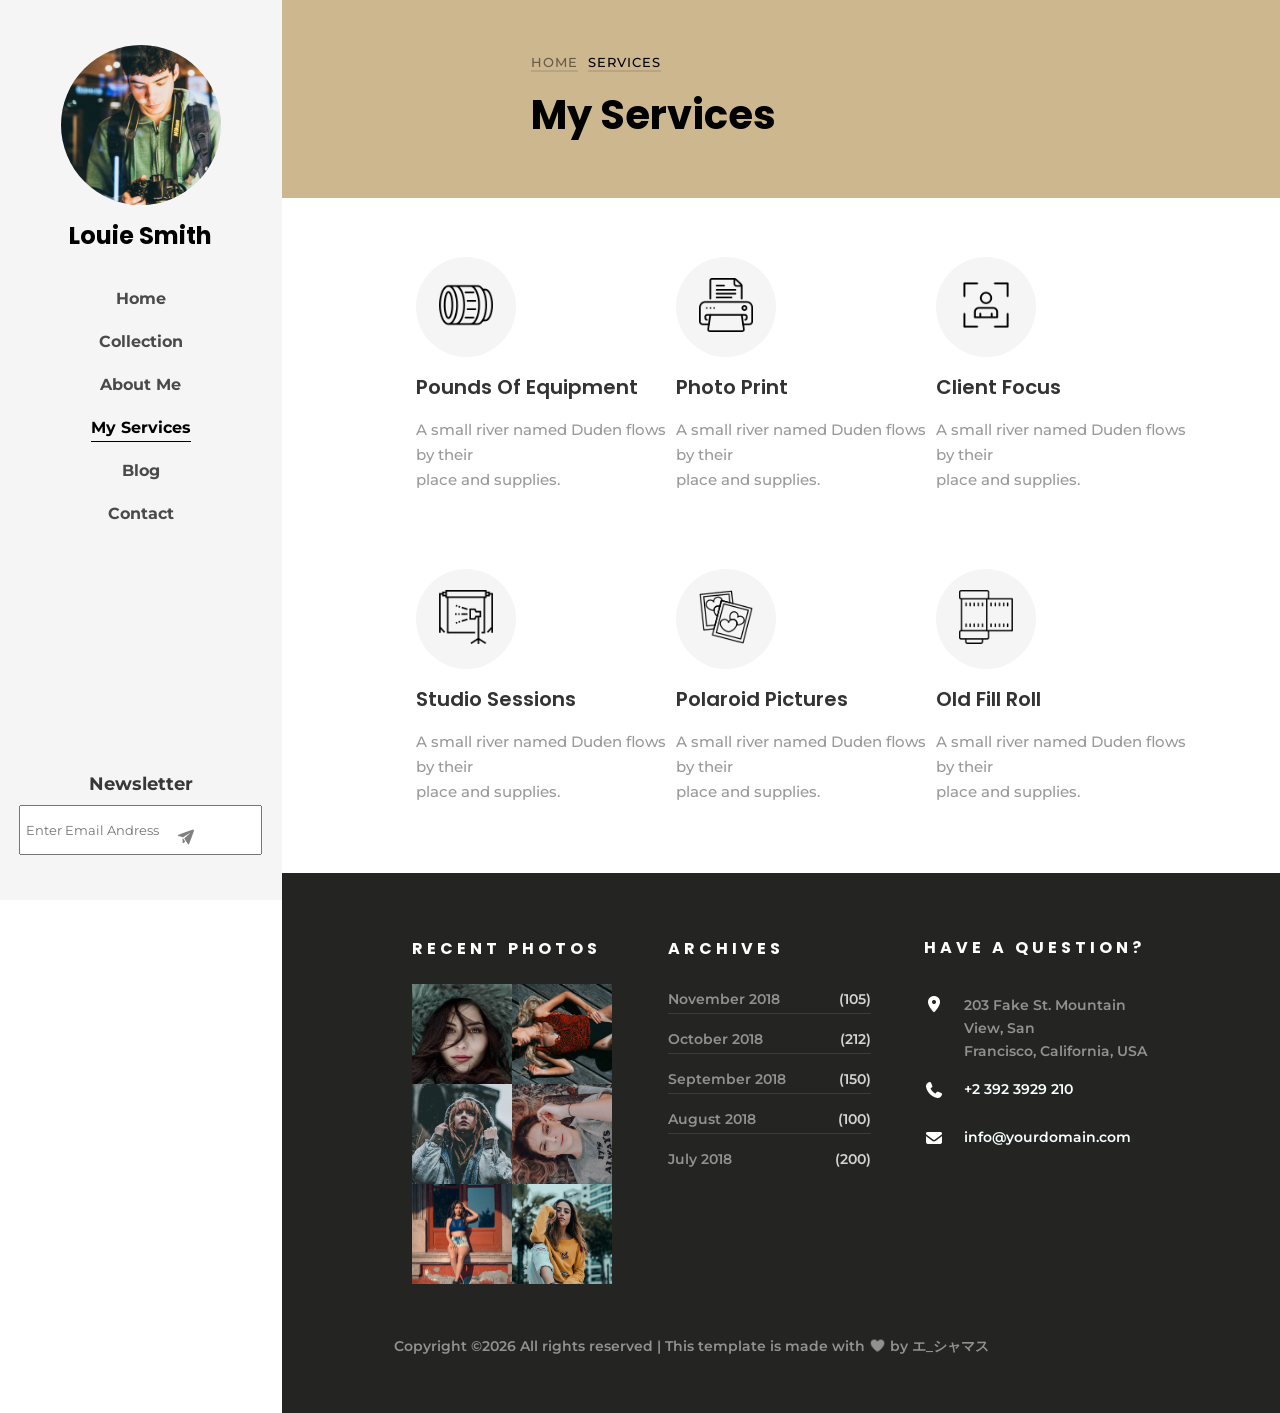
<file: My-Services.html>
<!DOCTYPE html>
<html lang="en">
<head>
    <meta charset="UTF-8">
    <meta name="viewport" content="width=device-width, initial-scale=1.0">
    <title>Document</title>
    <link rel="stylesheet" href="Global.css">
    <link rel="stylesheet" href="My-Services.css">
        <!--Fontes-->
    <link rel="preconnect" href="https://fonts.googleapis.com">
<link rel="preconnect" href="https://fonts.gstatic.com" crossorigin>
<link href="https://fonts.googleapis.com/css2?family=Montserrat:ital,wght@0,100..900;1,100..900&display=swap" rel="stylesheet">
<link rel="preconnect" href="https://fonts.googleapis.com">
<link rel="preconnect" href="https://fonts.gstatic.com" crossorigin>
<link href="https://fonts.googleapis.com/css2?family=Montserrat:ital,wght@0,100..900;1,100..900&family=Poppins:ital,wght@0,100;0,200;0,300;0,400;0,500;0,600;0,700;0,800;0,900;1,100;1,200;1,300;1,400;1,500;1,600;1,700;1,800;1,900&display=swap" rel="stylesheet">
<link rel="preconnect" href="https://fonts.googleapis.com">
<link rel="preconnect" href="https://fonts.gstatic.com" crossorigin>
<link href="https://fonts.googleapis.com/css2?family=Herr+Von+Muellerhoff&family=Montserrat:ital,wght@0,100..900;1,100..900&family=Poppins:ital,wght@0,100;0,200;0,300;0,400;0,500;0,600;0,700;0,800;0,900;1,100;1,200;1,300;1,400;1,500;1,600;1,700;1,800;1,900&display=swap" rel="stylesheet">

<!--font-family: "Herr Von Muellerhoff", cursive;-->
<!--font-family: "Montserrat", sans-serif;-->
<!--font-family: 'Poppins', sans-serif;-->

</head>

<header>

        <div>

        <div class="Louis">
        <img src="Imagens/author.jpg" alt="">
        </div>

        <div class="Nome">
        <a href="">Louie Smith</a>
        </div>

        <ul class="nav-bar">
            <li><a href="index.html" class="outros">Home</a>
                <a href="Collections.html" class="outros">Collection</a>
                <a href="About-Me.html" class="outros">About Me</a>
                <a href="My-Services.html" id="My-Services">My Services</a>
                <a href="Blog.html" class="outros">Blog</a>
                <a href="Contact.html" class="outros">Contact</a>
            </li>
        </ul>

        </div>

        <div class="nav-bar-end">
            <h1>Newsletter</h1>
            <form action="">
                <input type="text" placeholder="Enter Email Andress">
                <span class="papel"></span>
            </form>
        </div>
    </header>

    <main>

        <section id="dourado">

            <div>
            <a href="index.html">HOME</a>
            <p>SERVICES</p>
            </div>

            <h1>My Services</h1>
        </section>

        <section id="escritas">
            <div class="coisas3" id="pro-lado1">

                <div class="imagem-borda">
            <span><img src="Imagens/fotografia.png" alt=""></span>
            </div>


                    <h1>Pounds Of Equipment</h1>
                    <p>A small river named Duden flows by their <br> place and supplies.</p>
            </div>
            <div class="coisas3">

                <div class="imagem-borda">
                        <span><img src="Imagens/impressora.png" alt=""></span>
                    </div>
                        <h1>Photo Print</h1>
                        <p>A small river named Duden flows by their <br> place and supplies.</p>
            </div>
            <div class="coisas3">

                <div class="imagem-borda">
                        <span><img src="Imagens/foco-da-camera.png" alt=""></span>
                    </div>
                        <h1>Client Focus</h1>
                        <p>A small river named Duden flows by their <br> place and supplies.</p>
                    </div>
            <div class="coisas2" id="pro-lado2">

                <div class="imagem-borda">
                        <span><img src="Imagens/pano-de-fundo.png" alt=""></span>
                        </div>
                        <h1>Studio Sessions</h1>
                        <p>A small river named Duden flows by their <br> place and supplies.</p>
                    </div>
            <div class="coisas2">

                <div class="imagem-borda">
                        <span><img src="Imagens/polaroid.png" alt=""></span>
                    </div>
                        <h1>Polaroid Pictures</h1>
                        <p>A small river named Duden flows by their <br> place and supplies.</p>
                    </div>
            <div class="coisas2">

                <div class="imagem-borda">
                        <span id="especial"><img src="Imagens/filme-da-camera.png" alt=""></span>
                    </div>
                        <h1>Old Fill Roll</h1>
                        <p>A small river named Duden flows by their <br> place and supplies.</p>
                    </div>
        </section>

    <footer>

        <div class="rodapé">

            <div class="coisas-footer">
            <h1>RECENT PHOTOS</h1>

            <div class="imagens-footer">
            <a href="" class="footer-img" id="img1"></a>
            <a href="" class="footer-img" id="img2"></a>
            <a href="" class="footer-img" id="img3"></a>
            <a href="" class="footer-img" id="img4"></a>
            <a href="" class="footer-img" id="img5"></a>
            <a href="" class="footer-img" id="img6"></a>
            </div>
            
            </div>

            <div class="coisas-footer">
            <h1>ARCHIVES</h1>

            <ul class="datas">
                <li class="datas-after"><a href="">November 2018  <span>(105)</span> </a></li>
                <li class="datas-after"><a href="">October 2018  <span>(212)</span> </a></li>
                <li class="datas-after"><a href="">September 2018  <span>(150)</span> </a></li>
                <li class="datas-after"><a href="">August 2018  <span>(100)</span> </a></li>
                <li><a href="">July 2018  <span>(200)</span> </a></li>
            </ul>

            </div>

            <div class="coisas-footer" id="contatos">

            <h1>HAVE A QUESTION?</h1>

            <div class="imagens-boboca">
            <img src="Imagens/location-dot-solid-branco.png" alt="">
            <p id="endereco"> 203 Fake St. Mountain View, San <br> Francisco, California, USA</p>
            </div>

            <div class="imagens-boboca">
            <img src="Imagens/phone-solid-branco.png" alt="">
            <a href="">+2 392 3929 210</a>
            </div>

            <div class="imagens-boboca">
            <img src="Imagens/envelope-solid-branco.png" alt="">
            <a href="">info@yourdomain.com</a>
            </div>

            </div>

            <div id="colorlib">
                <p>Copyright ©2026 All rights reserved | This template is made with <span><img src="Imagens/heart-solid.png" alt=""></span> by <span><a href="">エ_シャマス</a></span></p>
            </div>

        </div>
    
    </footer>

    </main>
</file>
<file: style.css>
*{
    box-sizing: border-box;
    margin: 0;
    font-family: "Montserrat", sans-serif;
    padding: 0;
}

body{
    display: flex;
}

header{
    padding: 45px;
    width: 22%;
    height: 100vh;
    background-color: rgb(245, 245, 245);
    display: flex;
    flex-direction: column;
    justify-content: space-between;
    position: sticky;
    top: 0;
}

main{
    display: flex;
    flex-direction: column;
    width: 78%;
}

footer{
    height: 60vh;
    width: 100%;
    background-color: rgb(36, 36, 35);
    padding: 0% 5%;
}

header>div{
    align-items: center;
    display: flex;
    flex-direction: column;
    justify-content: center;
}

.Nome{
    margin-bottom: 36px;
}

.Nome a{
    font-family: 'Poppins', sans-serif;
    align-items: center;
    font-weight: bold;
    font-size: 24px;
    color: rgb(0, 0, 0);
    text-decoration: none;
}


.Louis>img{
    height: 160px;
    width: 160px;
    border-radius: 50%;
    object-fit: cover;
    margin-bottom: 10px;
}
.nav-bar{
    font-family: "Montserrat", sans-serif;
}

.nav-bar>li{
    display: flex;
    flex-direction: column;
    align-items: center;
}

.nav-bar>li>a{
    position: relative;
    padding: 8px 0px;
    margin-bottom: 8px;
    font-size: 16px;
    color: rgba(0, 0, 0, 0.699);
    text-decoration: none;
    font-weight: 700;
    transition: all ease 0.5s;
}

.nav-bar>li>a:hover{
    color: black;
}

#Home{
    position: relative;
    color: rgb(0, 0, 0);
}

#Home::after{
    position: absolute;
    content: "";
    display: flex;
    background-color: black;
    height: 1px;
    bottom: 2px;
    width: 50px;
}

#outros::after{
    position: absolute;
    content: "";
    display: flex;
    height: 1px;
    width: 100%;
    transition: all ease 0.3s;
    transform: scale(0);
    background-color: black;
    bottom: -2px;
}

#outros:hover::after{
    transform: scale(1);
}

.nav-bar-end{
    position: relative;
    border-width: 1px;
    border-color: rgb(237, 229, 213);
    display: flex;
    flex-direction: column;
    justify-content: center;
}

.nav-bar-end>form{
    margin-top: 5px;
    display: flex;
    justify-content: center;
    width: 100%;
    height: 50px;
    left: 5px;
}

.nav-bar-end>form>input{
    padding: 0px 50px 0px 5px;
    align-items: start;
}

.nav-bar-end>h1{
    font-size: 18px;
    display: flex;
    justify-content: center;
    color: #383838;
    margin-bottom: 5px;
}

.nav-bar-end span::after{
    right: 22%;
    bottom: 7%;
    position: absolute;
    content: url(Imagens/paper-plane.png);
}

.part1{
    display: flex;
    flex-wrap: wrap;
}

.Louis2{
    object-fit: cover;
    width: 50%;
    height: 100vh;
}

.Sobre{
    position: relative;
    background-color: rgb(247, 249, 250);
    width: 50%;
    height: 100vh;
    padding-top: 22%;
}

.Sobre>h1{
    color: rgb(237, 237, 237);
    position: absolute;
    top: 24%;
    font-size: 70px;
}

#Hello{
    top: 29.5%;
}

.Sobre>p{
    position: absolute;
    color: rgb(199, 199, 199);
    left: 8%;
    font-size: 24px;
}

.desc{
    margin-left: 8%;
}

.desc h1{
    line-height: 60px;
    font-size: 40px;
    margin-bottom: 5%;
}

.desc h1 span{
    color: rgb(204, 183, 143);
}

.desc p{
    color: rgb(163, 163, 163);
    font-size: 18px;
    line-height: 32px;
}

#Nome2{
    font-family: "Herr Von Muellerhoff", cursive;
    font-size: 40px;
    color: black;
    margin: 30px 0px;
}

.social1{
    display: flex;
}

.social span img{
    width: 30px;
    height: 30px;
}

.social{
    display: inline-block;
    display: flex;
    justify-content: center;
    align-items: center;
    border-radius: 50%;
    margin-right: 2%;
    height: 50px;
    width: 50px;
    background-color: rgb(255, 255, 255);
}

.part2{
    width: 100%;
    height: 42vh;
    display: flex;
    flex-direction: column;
    align-items: center;
}

.part2 h1{
    font-family: 'Poppins', sans-serif;
    font-size: 17px;
    letter-spacing: 2px;
    font-weight: 650;
    color: rgb(56, 56, 56);
    padding-top: 4%;
    margin-bottom: 24px;
    padding-bottom: 25px;
}

.part2 div{
    display: flex;
}

.fotos{
    width: 222px;
    height: 200px;
    transition: all ease 0.3s;
}

.instagram-fotos{
    width: 100%;
    justify-content: center;
}

.imagem1{
    position: relative;
    background: url(Imagens/image_1.jpg);
    background-position: center;
    background-size: cover;
    height: 21vh;
    width: 15%;
}

.imagem2{
    position: relative;
    background: url(Imagens/image_2.jpg);
    background-position: center;
    background-size: cover;
    height: 21vh;
    width: 15%;
}

.imagem3{
    position: relative;
    background: url(Imagens/image_3.jpg);
    background-position: center;
    background-size: cover;
    height: 21vh;
    width: 15%;
}

.imagem4{
    position: relative;
    background: url(Imagens/image_4.jpg);
    background-position: center;
    background-size: cover;
    height: 21vh;
    width: 15%;
}

.imagem5{
    position: relative;
    background: url(Imagens/image_5.jpg);
    background-position: center;
    background-size: cover;
    height: 21vh;
    width: 15%;
}

.imagem1, .imagem2, .imagem3, .imagem4, .imagem5{
    transition: all ease 0.3s;
}

.imagem1::after, .imagem2::after, .imagem3::after, .imagem4::after, .imagem5::after{
    content: "";
    position: absolute;
    width: 50px;
    height: 50px;
    background-image: url(Imagens/instagram-brands-solid-branco.png);
    background-size: cover;
    left: 50%;
    top: 50%;
    transform: translate(-50%,-50%);
    opacity: 0;
    transition: all ease 0.3s;
}

.imagem1::before, .imagem2::before, .imagem3::before, .imagem4::before, .imagem5::before{
    content: "";
    background-color: rgba(0, 0, 0, 0.295);
    width: 100%;
    height: 100%;
    opacity: 0;
    transition: all ease 0.3s;
}

.imagem1:hover::before, .imagem2:hover::before, .imagem3:hover::before, .imagem4:hover::before, .imagem5:hover::before{
    opacity: 1;
}

.imagem1:hover::after, .imagem2:hover::after, .imagem3:hover::after, .imagem4:hover::after, .imagem5:hover::after{ 
    opacity: 1;
}

.rodapé{
    position: relative;
    display: flex;
    justify-content: center;
    flex-wrap: wrap;
}

.coisas-footer{
    padding: 0px 15px;
    width: 18vw;
    margin-bottom: 10%;
    vertical-align: top;
    line-height: 100%;
}

.coisas-footer h1{
    color: white;
    font-size: 16px;
    letter-spacing: 4px;
    margin-top: 30%;
    margin-bottom: 12%;
    font-family: 'Poppins', sans-serif;
    font-weight: 700;
}

.footer-img{
    height: 100px;
    width: 100px;
    display: flex;
    flex-wrap: wrap;
}

#img1{
    background: url(Imagens/image_1.jpg);
    background-position: center;
    background-size: cover;
}

#img2{
    background: url(Imagens/image_2.jpg);
    background-position: center;
    background-size: cover;
}

#img3{
    background: url(Imagens/image_3.jpg);
    background-position: center;
    background-size: cover;
}

#img4{
    background: url(Imagens/image_4.jpg);
    background-position: center;
    background-size: cover;
}

#img5{
    background: url(Imagens/image_5.jpg);
    background-position: center;
    background-size: cover;
}

#img6{
    background: url(Imagens/image_6.jpg);
    background-position: center;
    background-size: cover;
}

.imagens-footer{
    display: flex;
    flex-wrap: wrap;
}

.datas li{
    width: 90%;
    padding: 7px 0px;
    margin-bottom: 10px;
    position: relative;
    list-style: none;
}

.datas-after::after{
    list-style: none;
    position: absolute;
    content: "";
    width: 100%;
    height: 1px;
    bottom: 0;
    left: 0;
    background-color: white;
    background-color: rgb(59, 59, 57);
}

.datas li a{
    text-decoration: none;
    color: rgb(145, 145, 144);
    font-size: 14px;
    font-family: "Montserrat", sans-serif;
    font-weight: 600;
}

.datas li a span{
    color: rgb(212, 212, 212);
    position: absolute;
    right: 0;
    top: 0;
}

#contatos{
    font-family: "Montserrat", sans-serif;
    font-weight: 600;
    font-size: 14px;
}

#contatos p{
    display: inline-block;
    color: rgb(145, 145, 144);
    margin-bottom: 30px;
    line-height: 23px;
}

#contatos p span img{
    left: -10%;
    width: 20px;
    height: 20px;
}

#contatos img{
    display: inline-block;
    vertical-align: top;
    margin-right: 20px;
    width: 20px;
    height: 20px;
}

#contatos a{
    position: relative;
    display: flex;
    text-decoration: none;
    color: rgb(247, 255, 255);
    margin-bottom: 30px;
}

#contatos a span img{
    width: 20px;
    height: 20px;
    left: -10%;
}

#carta span img{
    width: 20px;
    height: 20px;
    left: -10%;
}

#colorlib{
    position: absolute;
    left: 11%;
    bottom: 0;
}

#colorlib p{
    font-family: "Montserrat", sans-serif;
    font-weight: 600;
    font-size: 14px;
    color: rgb(145, 145, 144);
}

#colorlib p span img{
    width: 17px;
    height: 17px;
}

#colorlib p span a{
    text-decoration: none;
    color: rgb(145, 145, 144);
    transition: all ease 0.3s;
}

#colorlib p span a:hover{
    color: white;
}
</file>
<file: Global.css>
*{
    box-sizing: border-box;
    margin: 0;
    font-family: "Montserrat", sans-serif;
    padding: 0;
}

body{
    display: flex;
}

header{
    padding: 45px;
    width: 22%;
    height: 100vh;
    background-color: rgb(245, 245, 245);
    display: flex;
    flex-direction: column;
    justify-content: space-between;
    position: sticky;
    top: 0;
}

main{
    display: flex;
    flex-direction: column;
    width: 78%;
}

footer{
    height: 60vh;
    width: 100%;
    background-color: rgb(36, 36, 35);
    padding: 0% 5%;
}

header>div{
    align-items: center;
    display: flex;
    flex-direction: column;
    justify-content: center;
}

.Nome{
    margin-bottom: 36px;
}

.Nome a{
    font-family: 'Poppins', sans-serif;
    align-items: center;
    font-weight: bold;
    font-size: 24px;
    color: rgb(0, 0, 0);
    text-decoration: none;
}

.Louis{
    height: 160px;
    margin-bottom: 13px;
}

.Louis>img{
    height: 160px;
    width: 160px;
    margin-bottom: 20px;
    border-radius: 50%;
    object-fit: cover;
}
.nav-bar{
    font-family: "Montserrat", sans-serif;
}

.nav-bar>li{
    display: flex;
    flex-direction: column;
    align-items: center;
}

.nav-bar>li>a{
    position: relative;
    font-size: 16px;
    color: rgba(0, 0, 0, 0.699);
    text-decoration: none;
    font-weight: 700;
    transition: all ease 0.5s;
    height: 25px;
    margin-bottom: 18px;
    padding: 0;
}

.nav-bar>li>a:hover{
    color: black;
}

.outros::after{
    position: absolute;
    content: "";
    display: flex;
    height: 1px;
    width: 100%;
    transition: all ease 0.3s;
    transform: scale(0);
    background-color: black;
    bottom: 2px;
}

.outros:hover::after{
    transform: scale(1);
}

.nav-bar-end{
    position: relative;
    border-width: 1px;
    border-color: rgb(237, 229, 213);
    display: flex;
    flex-direction: column;
    justify-content: center;
}

.nav-bar-end>form{
    margin-top: 5px;
    display: flex;
    justify-content: center;
    width: 100%;
    height: 50px;
    left: 5px;
}

.nav-bar-end>form>input{
    padding: 0px 50px 0px 5px;
    align-items: start;
}

.nav-bar-end>h1{
    font-size: 18px;
    display: flex;
    justify-content: center;
    color: #383838;
    margin-bottom: 5px;
}

.nav-bar-end span::after{
    right: 22%;
    bottom: 7%;
    position: absolute;
    content: url(Imagens/paper-plane.png);
}

.part1{
    display: flex;
    flex-wrap: wrap;
}

.Louis2{
    object-fit: cover;
    width: 50%;
    height: 100vh;
}

.Sobre{
    position: relative;
    background-color: rgb(247, 249, 250);
    width: 50%;
    height: 100vh;
    padding-top: 22%;
}

.Sobre>h1{
    color: rgb(237, 237, 237);
    position: absolute;
    z-index: 0;
    top: 27%;
    font-size: 70px;
}

.Sobre>p{
    position: absolute;
    z-index: 2;
    color: rgb(199, 199, 199);
    left: 8%;
    font-size: 24px;
    top: 29%;
}

.desc{
    position: relative;
    margin-left: 8%;
    z-index: 2;
}

.desc h1{
    line-height: 60px;
    font-size: 40px;
    margin-bottom: 5%;
}

.desc h1 span{
    color: rgb(204, 183, 143);
}

.desc p{
    color: rgb(163, 163, 163);
    font-size: 18px;
    line-height: 32px;
}

#Nome2{
    font-family: "Herr Von Muellerhoff", cursive;
    font-size: 40px;
    color: black;
}

.social1{
    display: flex;
}

.social span img{
    display: flex;
    width: 30px;
    height: 30px;
}

.social{
    display: inline-block;
    display: flex;
    justify-content: center;
    align-items: center;
    border-radius: 50%;
    margin-right: 2%;
    height: 50px;
    width: 50px;
    background-color: rgb(255, 255, 255);
}

.part2{
    width: 100%;
    height: 42vh;
    display: flex;
    flex-direction: column;
    align-items: center;
}

.part2 h1{
    font-family: 'Poppins', sans-serif;
    font-size: 17px;
    letter-spacing: 2px;
    font-weight: 650;
    color: rgb(56, 56, 56);
    padding-top: 4%;
    margin-bottom: 24px;
    padding-bottom: 25px;
}

.part2 div{
    display: flex;
}

.fotos{
    width: 222px;
    height: 200px;
    transition: all ease 0.3s;
}

.instagram-fotos{
    width: 100%;
    justify-content: center;
}

.imagem1{
    position: relative;
    background: url(Imagens/image_1.jpg);
    background-position: center;
    background-size: cover;
    height: 21vh;
    width: 15%;
}

.imagem2{
    position: relative;
    background: url(Imagens/image_2.jpg);
    background-position: center;
    background-size: cover;
    height: 21vh;
    width: 15%;
}

.imagem3{
    position: relative;
    background: url(Imagens/image_3.jpg);
    background-position: center;
    background-size: cover;
    height: 21vh;
    width: 15%;
}

.imagem4{
    position: relative;
    background: url(Imagens/image_4.jpg);
    background-position: center;
    background-size: cover;
    height: 21vh;
    width: 15%;
}

.imagem5{
    position: relative;
    background: url(Imagens/image_5.jpg);
    background-position: center;
    background-size: cover;
    height: 21vh;
    width: 15%;
}

.imagem1, .imagem2, .imagem3, .imagem4, .imagem5{
    transition: all ease 0.3s;
}

.imagem1::after, .imagem2::after, .imagem3::after, .imagem4::after, .imagem5::after{
    content: "";
    position: absolute;
    width: 50px;
    height: 50px;
    background-image: url(Imagens/instagram-brands-solid-branco.png);
    background-size: cover;
    left: 50%;
    top: 50%;
    transform: translate(-50%,-50%);
    opacity: 0;
    transition: all ease 0.3s;
}

.imagem1::before, .imagem2::before, .imagem3::before, .imagem4::before, .imagem5::before{
    content: "";
    background-color: rgba(0, 0, 0, 0.295);
    width: 100%;
    height: 100%;
    opacity: 0;
    transition: all ease 0.3s;
}

.imagem1:hover::before, .imagem2:hover::before, .imagem3:hover::before, .imagem4:hover::before, .imagem5:hover::before{
    opacity: 1;
}

.imagem1:hover::after, .imagem2:hover::after, .imagem3:hover::after, .imagem4:hover::after, .imagem5:hover::after{ 
    opacity: 1;
}

.rodapé{
    position: relative;
    display: flex;
    justify-content: center;
    flex-wrap: wrap;
}

.coisas-footer{
    padding: 0px 15px;
    width: 20vw;
    margin-bottom: 8%;
    vertical-align: top;
    line-height: 100%;
}

.coisas-footer h1{
    color: white;
    font-size: 16px;
    letter-spacing: 4px;
    margin-top: 30%;
    margin-bottom: 12%;
    font-family: 'Poppins', sans-serif;
    font-weight: 700;
}

.footer-img{
    height: 100px;
    width: 100px;
    display: flex;
    flex-wrap: wrap;
}

#img1{
    background: url(Imagens/image_1.jpg);
    background-position: center;
    background-size: cover;
}

#img2{
    background: url(Imagens/image_2.jpg);
    background-position: center;
    background-size: cover;
}

#img3{
    background: url(Imagens/image_3.jpg);
    background-position: center;
    background-size: cover;
}

#img4{
    background: url(Imagens/image_4.jpg);
    background-position: center;
    background-size: cover;
}

#img5{
    background: url(Imagens/image_5.jpg);
    background-position: center;
    background-size: cover;
}

#img6{
    background: url(Imagens/image_6.jpg);
    background-position: center;
    background-size: cover;
}

.imagens-footer{
    display: flex;
    flex-wrap: wrap;
}

.datas li{
    width: 90%;
    padding: 7px 0px;
    margin-bottom: 10px;
    position: relative;
    list-style: none;
}

.datas-after::after{
    list-style: none;
    position: absolute;
    content: "";
    width: 100%;
    height: 1px;
    bottom: 0;
    left: 0;
    background-color: white;
    background-color: rgb(59, 59, 57);
}

.datas li a{
    text-decoration: none;
    color: rgb(145, 145, 144);
    font-size: 14px;
    font-family: "Montserrat", sans-serif;
    font-weight: 600;
}

.datas li a span{
    color: rgb(212, 212, 212);
    position: absolute;
    right: 0;
}

#contatos{
    display: flex;
    flex-direction: column;
    font-family: "Montserrat", sans-serif;
    font-weight: 600;
    font-size: 14px;
    gap: 12px;
}

#contatos p{
    color: rgb(145, 145, 144);
    line-height: 23px;
    margin: 0;
    padding-bottom: 5px;
    padding-left: 0px;
}

#contatos img{
    display: inline-block;
    vertical-align: top;
    margin-right: 20px;
    width: 20px;
    height: 20px;
}

#endereco{
    padding-left: 20px;
    padding-bottom: 15px;
}

.imagens-boboca{
    display: flex;
}

#contatos a{
    text-decoration: none;
    color: rgb(247, 255, 255);
    margin-bottom: 20px;
    padding-top: 2px;
}

#colorlib{
    position: absolute;
    left: 7%;
    bottom: 0;
}

#colorlib p{
    font-family: "Montserrat", sans-serif;
    font-weight: 600;
    font-size: 14px;
    color: rgb(145, 145, 144);
}

#colorlib p span img{
    width: 17px;
    height: 17px;
    vertical-align: text-top;
}

#colorlib p span a{
    text-decoration: none;
    color: rgb(145, 145, 144);
    transition: all ease 0.3s;
}

#colorlib p span a:hover{
    color: white;
}
</file>
<file: About Me.css>
#About-Me{
    position: relative;
    color: rgb(0, 0, 0);
}

#About-Me::after{
    position: absolute;
    content: "";
    display: flex;
    background-color: black;
    height: 1px;
    width: 80px;
    bottom: 2px;
}

.outros::after{
    bottom: 2px;
}

.Louis2{
    object-fit: cover;
    width: 50%;
    height: 65vh;
}

.Sobre{
    position: relative;
    background-color: rgb(247, 249, 250);
    width: 50%;
    height: 65vh;
    padding-top: 10%;
}

.Sobre>h1{
    color: rgb(237, 237, 237);
    position: absolute;
    top: 12.5%;
    font-size: 70px;
}

.Sobre>p{
    position: absolute;
    color: rgb(199, 199, 199);
    left: 8%;
    font-size: 24px;
    top: 16.5%;
}

.desc h1{
    line-height: 60px;
    font-size: 40px;
    margin-bottom: 3%;
}

.desc p{
    color: rgb(163, 163, 163);
    font-size: 18px;
    line-height: 32px;
    margin-bottom: 5%;
}

#Nome2{
    font-family: "Herr Von Muellerhoff", cursive;
    font-size: 40px;
    color: black;
    margin-bottom: 5%;
}

.preto{
    display: flex;
    flex-direction: row;
    align-items: center;
    width: 100%;
    height: 22vh;
    background-color: rgb(36, 36, 35);
}

.preto div{
    width: 150px;
    display: flex;
    align-items: center;
    margin-left: 7%;
}

.preto p{
    font-weight: 600;
    padding-right: 20px;
    color: rgb(181, 181, 181);
    vertical-align: middle;
    font-size: 16px;
}

.preto span{
    display: inline-block;
    font-size: 40px;
    color: rgb(204, 183, 143);
    padding-right: 30px;
}
</file>
<file: Blog.css>
#Blog{
    position: relative;
    color: rgb(0, 0, 0);
}

#Blog::after{
    position: absolute;
    content: "";
    display: flex;
    background-color: black;
    height: 1px;
    bottom: 2px;
    width: 39px;
}

#dourado{
    width: 100%;
    height: 22vh;
    background-color: rgb(204, 183, 143);
    display: flex;
    flex-direction: column;
    justify-content: center;
}

#dourado div{
    display: flex;
    margin-left: 25%;
}

#dourado div a, #dourado div p{
    font-size: 13px;
    letter-spacing: 1px;
    font-weight: 500;
}

#dourado div a{
    position: relative;
    text-decoration: none;
    color: rgb(102, 91, 71);
    padding-right: 5px;
}

#dourado div p{
    position: relative;
    padding-left: 5px;
}

#dourado>div>a::after{
    content: "";
    left: 0;
    bottom: -2px;
    position: absolute;
    height: 2px;
    width: 90%;
    background-color: rgb(184, 164, 129);
}

#dourado>div>p::after{
    content: "";
    left: 5px;
    bottom: -2px;
    position: absolute;
    height: 2px;
    width: 88%;
    background-color: rgb(184, 164, 129);
}

#dourado h1{
    font-family: 'Poppins', sans-serif;
    font-size: 40px;
    font-weight: 700;
    margin-left: 25%;
    padding-top: 15px;
}

#Quase-tudo{
    display: flex;
    justify-content: center;
    padding: 75px 27px;
}

.Ai-dento2{
    display: flex;
    margin-bottom: 6em;
}

.Ai-dento2:last-of-type{
    margin: 0;
}

#Acaba-pfvr{
    display: flex;
    flex-direction: column;
    flex-wrap: wrap;
    width: 54%;
}

#Acaba-pfvr-part2{
    position: relative;
    height: 100%;
    width: 26%;
    background-color: rgb(247, 249, 250);
    padding: 0px 15px;
}

.Control-C{
    width: 50%;
    max-width: 365px;
    height: 300px;
}

.Control-V{
    padding-left: 25px;
    width: 50%;
    max-width: 365px;
    height: 300px;
    display: flex;
    flex-direction: column;
    padding-top: 20px
}

#imagem1{
    background-image: url(Imagens/image_1.jpg);
}

#imagem2{
    background-image: url(Imagens/image_2.jpg);
}

#imagem3{
    background-image: url(Imagens/image_3.jpg);
}

#imagem4{
    background-image: url(Imagens/image_4.jpg);
}

#imagem5{
    background-image: url(Imagens/image_5.jpg);
}

#imagem6{
    background-image: url(Imagens/image_6.jpg);
}

#imagem7{
    background-image: url(Imagens/image_7.jpg);
}

#imagem8{
    background-image: url(Imagens/image_8.jpg);
}

#imagem1, #imagem2, #imagem3, #imagem4, #imagem5, #imagem6, #imagem7, #imagem8{
    background-size: cover;
    background-position: center;
    background-repeat: no-repeat;
}

.Control-V a{
    text-decoration: none;
}

.Control-V a:first-of-type{
    font-family: 'Poppins', sans-serif;
    font-size: 18px;
    font-weight: 700;
    color: black;
}

.Control-V a:last-of-type{
    color: rgb(207, 186, 149);
    font-size: 15px;
    font-weight: 500;
}

.Control-V p:first-of-type{
    padding-top: 5px;
    font-size: 14px;
    color: rgb(194, 194, 194);
}

.Control-V p:last-of-type{
    color: rgb(153, 153, 153);
    font-weight: 500;
    padding: 15px 0px;
    line-height: 30px;
}

#Patrick-burro{
    color: black;
    font-size: 14px;
    padding: 0px 15px;
}

.Formulario-burro{
    position: relative;
    padding: 25px;
    margin-bottom: 30px;
}

.Formulario-burro form input{
    position: relative;
    width: 100%;
    height: 50px;
    padding-left: 10px;
    font-size: 14px;
}

.Formulario-burro form img{
    position: absolute;
    height: 19px;
    width: 20px;
    right: 13%;
    top: 40%;
}

#Todos-esses{
    padding-right: 0px;
}

.pês{
    font-family: 'Poppins', sans-serif;
    font-size: 14px;
    padding-bottom: 21px;
    letter-spacing: 2px;
    color: rgb(51, 51, 51);
    font-weight: 700;
}

#Todos-esses li{
    width: 90%;
    padding: 7px 0px;
    margin-bottom: 10px;
    position: relative;
    list-style: none;
    padding-bottom: 15px;
}

#Todos-esses li::after{
    list-style: none;
    position: absolute;
    content: "";
    width: 100%;
    height: 1px;
    bottom: 0;
    left: 0;
    background-color: rgb(228, 228, 228);
}

#Todos-esses li:last-of-type::after{
    background-color: rgb(247, 249, 250);
}

#Todos-esses ul li a{
    text-decoration: none;
    color: rgb(0, 0, 0);
    font-size: 15px;
    font-family: "Montserrat", sans-serif;
    font-weight: 500;
}

#Todos-esses li a span{
    color: rgb(212, 212, 212);
    position: absolute;
    right: 0;
}

.Tudo-junto{
    display: flex;
    gap: 20px;
    margin-bottom: 28px;
}

.imagem-artigo{
    width: 80px;
    height: 80px;
    flex-shrink: 0;
    background-size: cover;
    background-position: center;
    background-repeat: no-repeat;
}

#Me-ajuda1{
    background-image: url(Imagens/image_1.jpg);
}

#Me-ajuda2{
    background-image: url(Imagens/image_2.jpg);
}

#Me-ajuda3{
    background-image: url(Imagens/image_3.jpg);
}

.conteudo-artigo{
    display: flex;
    flex-direction: column;
}

.titulo-artigo{
    text-decoration: none;
    color: black;
    font-size: 16px;
    font-family: 'Poppins', sans-serif;
    line-height: 1.5;
    transition: all ease 0.4s;
}

.titulo-artigo:hover{
    color: rgb(204, 183, 143);
}

.infos-artigo{
    display: flex;
    flex-wrap: wrap;
    gap: 10px;
    margin-top: 10px;
}

.infos-artigo a{
    text-decoration: none;
    color: rgb(150,150,150);
    font-size: 12px;
    display: flex;
    align-items: center;
}

.infos-artigo a span{
    display: flex;
    align-items: center;
    margin-right: 5px;
}

.infos-artigo img{
    width: 12px;
    height: 12px;
    display: block;
}

#Dogs{
    height: 180px;
}

#Os-Seres-Vivos{
    display: flex;
    flex-wrap: wrap;
    margin-bottom: 30px;
}

.Seres{
    text-decoration: none;
    margin: 0px 4px 7px 0px;
    background-color: white;
    border: 1px solid rgb(189, 189, 189);
    border-radius: 10%;
    transition: all ease 0.3s;
}

.Seres:hover{
    border: 1px solid rgb(0, 0, 0);
}

.Vivos{
    font-size: 11px;
    padding: 4px 10px;
    color: black;
    font-weight: 500;
}

#Montanha{
    background-image: url(Imagens/montanha_1.jpg);
    width: 340px;
    position: relative;
    left: 0;
    height: 312px;
    background-size: cover;
    background-position: center;
    background-repeat: no-repeat;
    margin-top: 45px;
    padding:  25px;
    padding-left: 15px;
    overflow: hidden;
}

#Montanha::before{
    content: "";
    position: absolute;
    inset: 0;
    background: rgba(0,0,0,0.6);
    z-index: 0;
}

#Montanha p{
    position: relative;
    z-index: 1;
}

#Montanha p:first-of-type{
    color: rgb(255, 255, 255);
}

#Montanha p:last-of-type{
    color: rgb(205, 208, 209);
    font-size: 15px;
    font-weight: 500;
    line-height: 26px;
    padding-bottom: 21px;
}

#Montanha form input{
    width: 300px;
    height: 50px;
    background: transparent;
    border: 1px solid rgba(255,255,255,0.3);
    padding-left: 20px;
    color: white;
    font-size: 16px;
    font-weight: 600;
    margin-bottom: 10px;
}

#Montanha form input::placeholder{
    color: rgba(255,255,255,0.7);
}

.Inscreva-se{
    position: relative;
    width: 100%;
    height: 50px;
    background: rgb(255, 255, 255);
    display: flex;
    justify-content: center;
    align-items: center;
    text-decoration: none;
    color: black;
}

#últimos-2 li{
    width: 90%;
    padding: 7px 0px;
    margin-bottom: 10px;
    position: relative;
    list-style: none;
    padding-bottom: 15px;
}

#últimos-2 li::after{
    list-style: none;
    position: absolute;
    content: "";
    width: 100%;
    height: 1px;
    bottom: 0;
    left: 0;
    background-color: rgb(228, 228, 228);
}

#últimos-2 li:last-of-type::after{
    background-color: rgb(247, 249, 250);
}

#últimos-2 ul li a{
    text-decoration: none;
    color: rgb(0, 0, 0);
    font-size: 15px;
    font-family: "Montserrat", sans-serif;
    font-weight: 500;
}

#últimos-2 li a span{
    color: rgb(212, 212, 212);
    position: absolute;
    right: 0;
}

#Párágráfô p:last-of-type{
    color: rgb(153, 153, 153);
    font-size: 15px;
    font-weight: 500;
    line-height: 25px;
}
</file>
<file: Collections.css>
#Collections{
    position: relative;
    color: rgb(0, 0, 0);
}

#Collections::after{
    position: absolute;
    content: "";
    display: flex;
    background-color: black;
    height: 1px;
    bottom: 2px;
    width: 85px;
}

#dourado{
    width: 100%;
    height: 22vh;
    background-color: rgb(204, 183, 143);
    display: flex;
    flex-direction: column;
    justify-content: center;
}

#dourado div{
    display: flex;
    margin-left: 25%;
}

#dourado div a, #dourado div p{
    font-size: 13px;
    letter-spacing: 1px;
    font-weight: 500;
}

#dourado div a{
    position: relative;
    text-decoration: none;
    color: rgb(102, 91, 71);
    padding-right: 5px;
}

#dourado div p{
    position: relative;
    padding-left: 5px;
}

#dourado>div>a::after{
    content: "";
    left: 0;
    bottom: -2px;
    position: absolute;
    height: 2px;
    width: 90%;
    background-color: rgb(184, 164, 129);
}

#dourado>div>p::after{
    content: "";
    left: 5px;
    bottom: -2px;
    position: absolute;
    height: 2px;
    width: 93%;
    background-color: rgb(184, 164, 129);
}

#dourado h1{
    font-family: 'Poppins', sans-serif;
    font-size: 40px;
    font-weight: 700;
    margin-left: 25%;
    padding-top: 15px;
}

.fotos-ai{
    width: 100%;
    display: flex;
    flex-wrap: wrap;
    justify-content: center;
    padding-top: 25px;
}

.imagens-coisadas{
    position: relative;
    width: 31%;
    height: 250px;
    background-size: cover;
    background-position: center;
    background-repeat: no-repeat;
    margin-right: 27px;
    margin-bottom: 25px;
    transition: all ease 0.3s;
}

.imagens-coisadas::before{
    content: "";
    position: absolute;
    opacity: 0;
    width: 100%;
    height: 100%;
    background-color: rgba(0, 0, 0, 0.651);
    transition: all ease 0.3s;
}

.imagens-coisadas:hover::before{
    opacity: 1;
}

#imagem1{
    background-image: url(Imagens/image_1.jpg);
    margin-left: 5px;
}

#imagem2{
    background-image: url(Imagens/image_2.jpg);
}

#imagem3{
    background-image: url(Imagens/image_3.jpg);
    margin-right: 0;
}

#imagem4{
    background-image: url(Imagens/image_4.jpg);
    margin-left: 5px;
}

#imagem5{
    background-image: url(Imagens/image_5.jpg);
}

#imagem6{
    background-image: url(Imagens/image_6.jpg);
    margin-right: 0;
}

#imagem7{
    background-image: url(Imagens/image_7.jpg);
    margin-left: 5px;
}

#imagem8{
    background-image: url(Imagens/image_8.jpg);
}

#imagem9{
    background-image: url(Imagens/image_9.jpg);
    margin-right: 0;
}

#imagem10{
    background-image: url(Imagens/image_10.jpg);
    margin-left: 5px;
}

#imagem11{
    background-image: url(Imagens/image_11.jpg);
}

#imagem12{
    background-image: url(Imagens/image_12.jpg);
    margin-right: 0;
}

.escuro{
    position: absolute;
    display: flex;
    flex-direction: column;
    bottom: 12%;
    left: 5%;
    opacity: 0;
}

.imagens-coisadas .escuro{
    transition: all ease 0.3s;
}

.imagens-coisadas:hover .escuro{
    opacity: 1;
}

.escuro h1{
    color: white;
    font-family: 'Poppins', sans-serif;
    font-size: 20px;
    line-height: 55px;
    font-weight: 400;
}

.escuro p{
    color: rgb(209, 203, 203);
    font-size: 12px;
    letter-spacing: 2px;
    font-weight: 500;
}
</file>
<file: Contact.css>
#Contact{
    position: relative;
    color: rgb(0, 0, 0);
}

#Contact::after{
    position: absolute;
    content: "";
    display: flex;
    background-color: black;
    height: 1px;
    bottom: 2px;
    width: 66px;
}

#dourado{
    width: 100%;
    height: 22vh;
    background-color: rgb(204, 183, 143);
    display: flex;
    flex-direction: column;
    justify-content: center;
}

#dourado div{
    display: flex;
    margin-left: 25%;
}

#dourado div a, #dourado div p{
    font-size: 13px;
    letter-spacing: 1px;
    font-weight: 500;
}

#dourado div a{
    position: relative;
    text-decoration: none;
    color: rgb(102, 91, 71);
    padding-right: 5px;
}

#dourado div p{
    position: relative;
    padding-left: 5px;
}

#dourado>div>a::after{
    content: "";
    left: 0;
    bottom: -2px;
    position: absolute;
    height: 2px;
    width: 90%;
    background-color: rgb(184, 164, 129);
}

#dourado>div>p::after{
    content: "";
    left: 5px;
    bottom: -2px;
    position: absolute;
    height: 2px;
    width: 93%;
    background-color: rgb(184, 164, 129);
}

#dourado h1{
    font-family: 'Poppins', sans-serif;
    font-size: 40px;
    font-weight: 700;
    margin-left: 25%;
    padding-top: 15px;
}

#contatos-coisadaços{
    padding: 75px 12%;
    justify-content: center;
}

#contatos-coisadaços h1{
    color: rgb(51, 51, 51);
    margin-bottom: 40px;
    font-size: 28px;
    font-family: 'Poppins', sans-serif;
}

#contatos-coisadaços p{
    color: rgb(159, 161, 161);
    font-size: 15px;
    padding-right: 5px;
    font-weight: 500;
}

#contatos-coisadaços a{
    text-decoration: none;
    color: black;
    font-size: 15px;
    font-weight: 500;
}

.encontro-nao-romantico{
    position: relative;
    height: 145px;
    width: 255px;
    background-color: rgb(247, 249, 250);
    padding: 24px;
    display: inline-block;
    vertical-align: bottom;
    margin-right: 25px;
    margin-bottom: 50px;
}

#test p{
    position: absolute;
    line-height: 29px;
    vertical-align: text-top;
}

#especial-autista{
    position: absolute;
    margin: 0;
}

.ai-dento{
    display: flex;
}

#AAAAAAaaaA{
    display: flex;
}

.Formulario{
    background-color: rgb(247, 249, 250);
    width: 540px;
    height: 573px;
    padding: 47px;
}

.Formulario:first-of-type{
    margin-right: 25px;
}

.nome-etc input{
    width: 100%;
    height: 50px;
    padding-left: 10px;
    margin-bottom: 15px;
    font-size: 15px;
}

#MaisDe3-linhas-NaoLeio{
    width: 100%;
    height: 14em;
    font-size: 15px;
    margin-bottom: 35px;
}

#MaisDe3-linhas-NaoLeio textarea{
    padding-left: 10px;
    padding-top: 10px;
    resize: none;
}


#SemNome{
    background: rgb(204, 183, 143);
    color: white !important;
    text-decoration: none;
    border-radius: 50px;
    padding: 20px 60px 20px 60px;
    transition: all ease 0.3s;
}

#SemNome:hover{
    color: rgb(204, 183, 143) !important;
    background: white;
    border: 1px solid #cbb68d;
}

#Erro{
    background-color: rgb(232, 234, 237);
    display: flex;
    justify-content: center;
    flex-direction: column;
    align-items: center;
}

#Erro img{
    width: 48px;
    height: 48px;
}

#Erro p:first-of-type{
    font-size: 24px;
    color: rgb(60, 63, 66);
    font-family: Arial, Helvetica, sans-serif;
    padding-top: 10px;
    padding-bottom: 20px;
}

#Erro p:last-of-type{
    font-size: 12px;
    color: rgb(60, 63, 66);
    font-family: Arial, Helvetica, sans-serif;
    text-align: center;
    line-height: 23px;
}
</file>
<file: My-Services.css>
#My-Services{
    position: relative;
    color: rgb(0, 0, 0);
}

#My-Services::after{
    position: absolute;
    content: "";
    display: flex;
    background-color: black;
    height: 1px;
    width: 100px;
    bottom: 1px;
}

#dourado{
    width: 100%;
    height: 22vh;
    background-color: rgb(204, 183, 143);
    display: flex;
    flex-direction: column;
    justify-content: center;
}

#dourado div{
    display: flex;
    margin-left: 25%;
}

#dourado div a, #dourado div p{
    font-size: 13px;
    letter-spacing: 1px;
    font-weight: 500;
}

#dourado div a{
    position: relative;
    text-decoration: none;
    color: rgb(102, 91, 71);
    padding-right: 5px;
}

#dourado div p{
    position: relative;
    padding-left: 5px;
}

#dourado>div>a::after{
    content: "";
    left: 0;
    bottom: -2px;
    position: absolute;
    height: 2px;
    width: 90%;
    background-color: rgb(184, 164, 129);
}

#dourado>div>p::after{
    content: "";
    left: 5px;
    bottom: -2px;
    position: absolute;
    height: 2px;
    width: 93%;
    background-color: rgb(184, 164, 129);
}

#dourado h1{
    font-family: 'Poppins', sans-serif;
    font-size: 40px;
    font-weight: 700;
    margin-left: 25%;
    padding-top: 15px;
}

#escritas{
    display: flex;
    flex-wrap: wrap;
    justify-content: center;
    align-items: center;
    height: 75vh;
    width: 100%;
}

.coisas2{
    width: 26%;
    height: 35%;
    display: flex;
    flex-direction: column;
    justify-content: start;
    margin-bottom: 30px;
}

.coisas3{
    width: 26%;
    height: 35%;
    display: flex;
    flex-direction: column;
    justify-content: end;
    margin-top: 20px;
}

#pro-lado1{
    margin-left: 50px;
}

#pro-lado2{
    margin-left: 50px;
}

.coisas3 h1{
    color: rgb(51, 51, 51);
    font-weight: 600;
    font-family: 'Poppins', sans-serif;
    font-size: 20px;
    padding: 15px 0px;
}

.coisas3 p{
    color: rgb(153, 153, 153);
    font-size: 15px;
    font-weight: 500;
    line-height: 25px;
}

.coisas2 h1{
    color: rgb(51, 51, 51);
    font-weight: 600;
    font-family: 'Poppins', sans-serif;
    font-size: 20px;
    padding: 15px 0px;
}

.coisas2 p{
    color: rgb(153, 153, 153);
    font-size: 15px;
    font-weight: 500;
    line-height: 25px;
}

#especial img{
    transform: rotate(180deg);
}

.imagem-borda{
    display: flex;
    height: 100px;
    width: 100px;
    align-items: center;
    justify-content: center;
    background-color: rgb(245, 245, 245);
    border-radius: 50%;
}

.imagem-borda span img{
    height: 54px;
    width: 54px;
}
</file>
